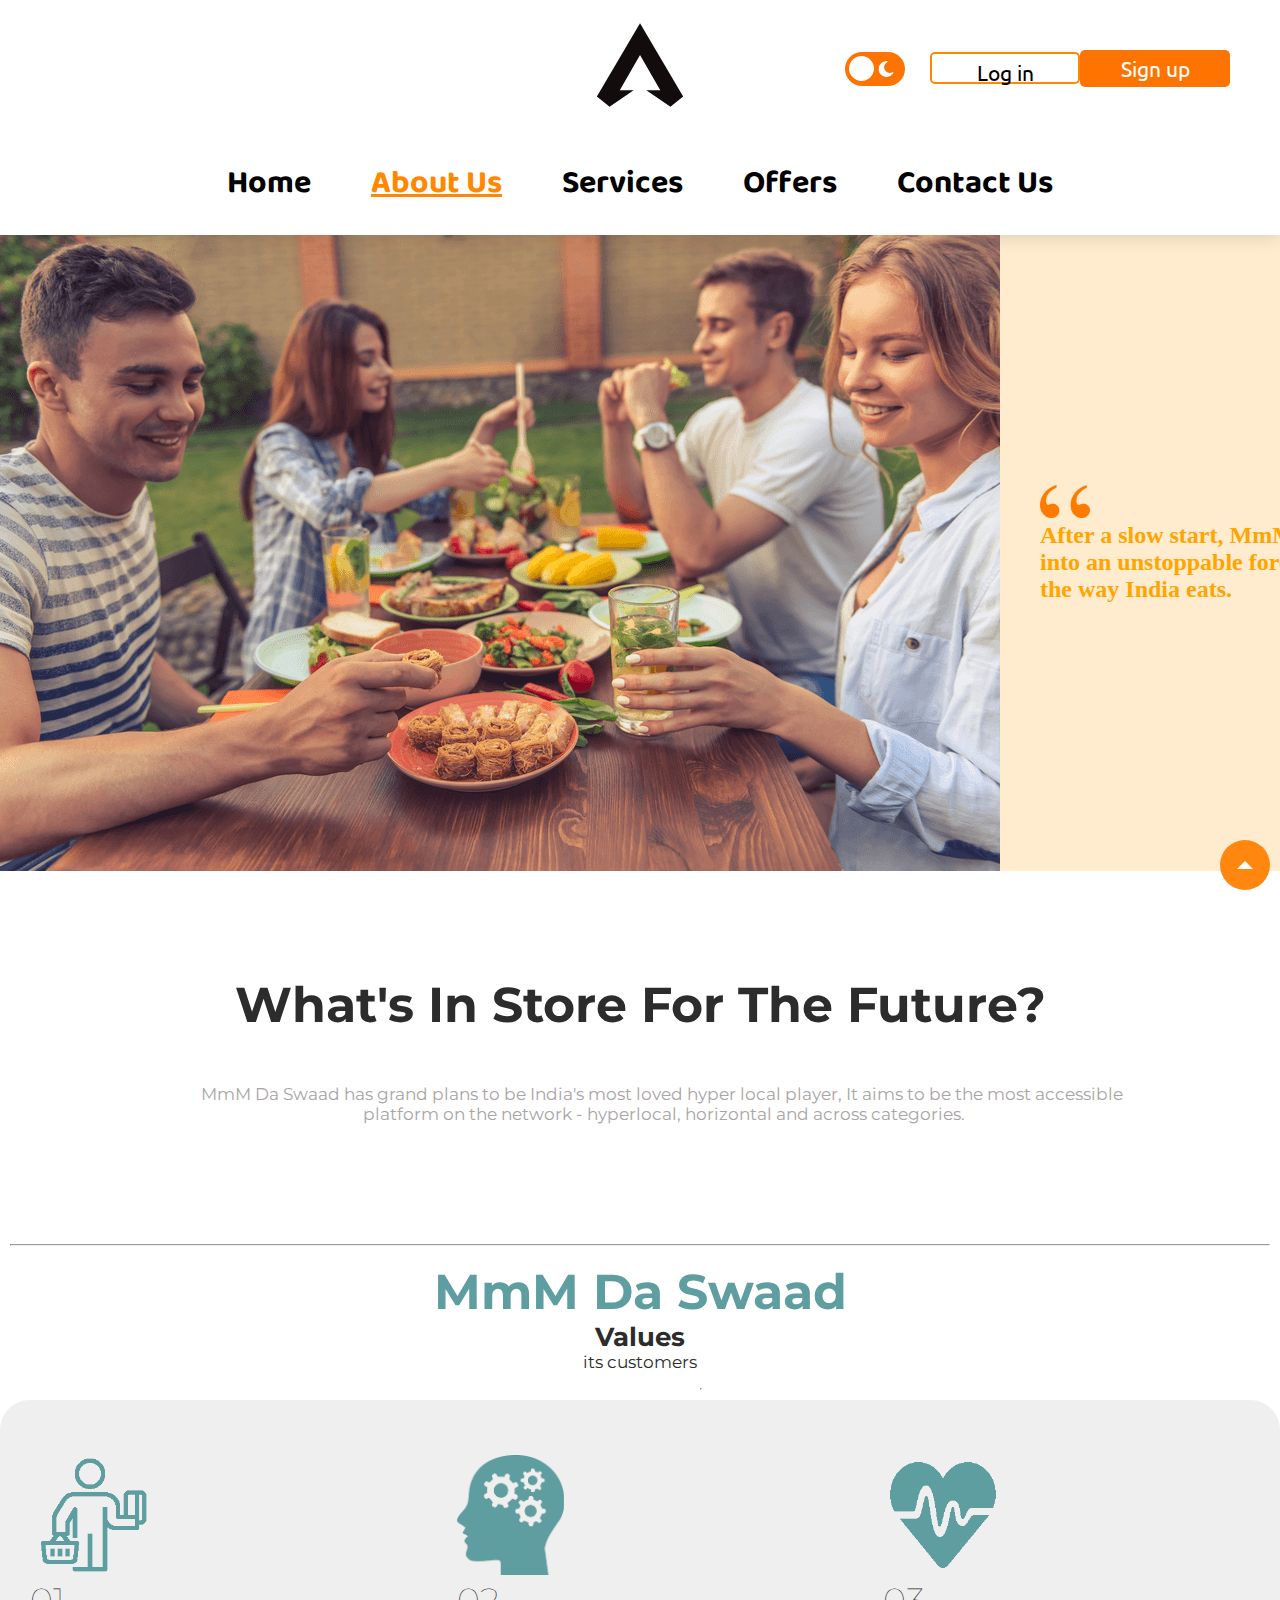
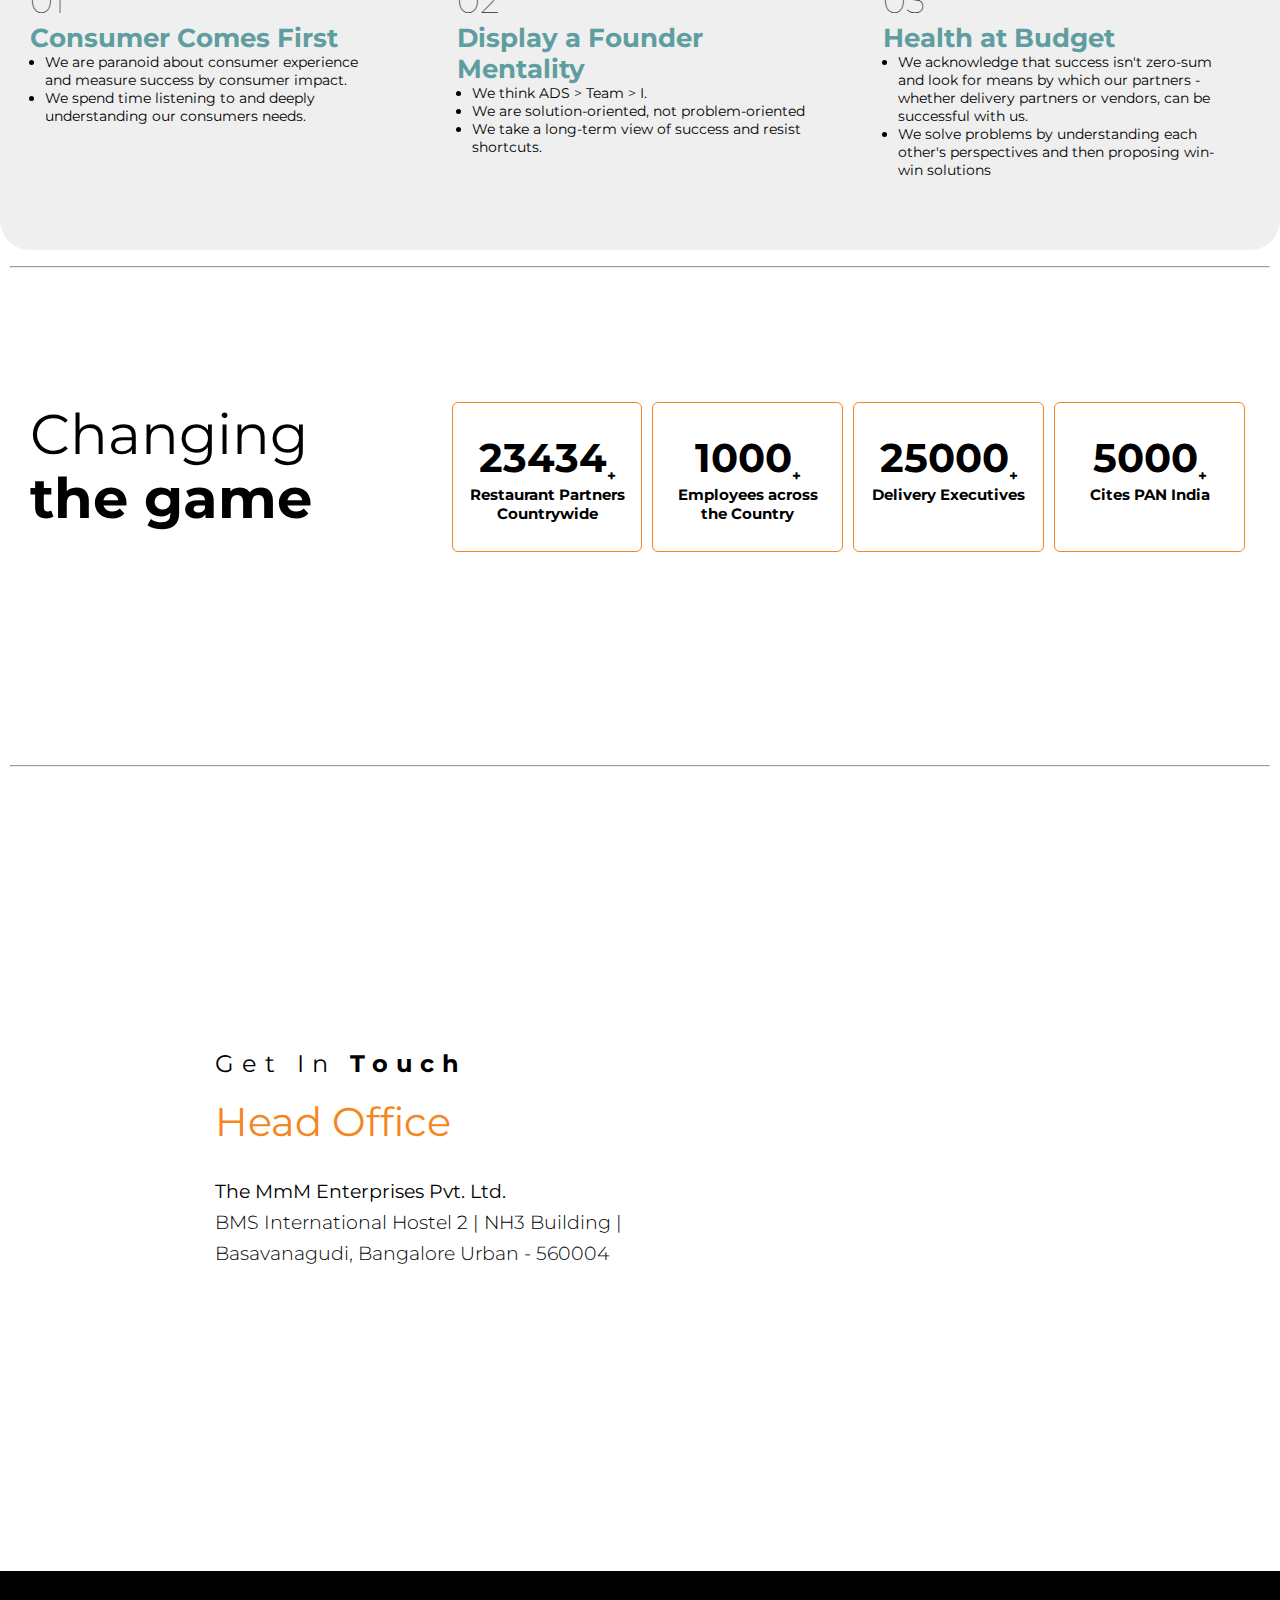
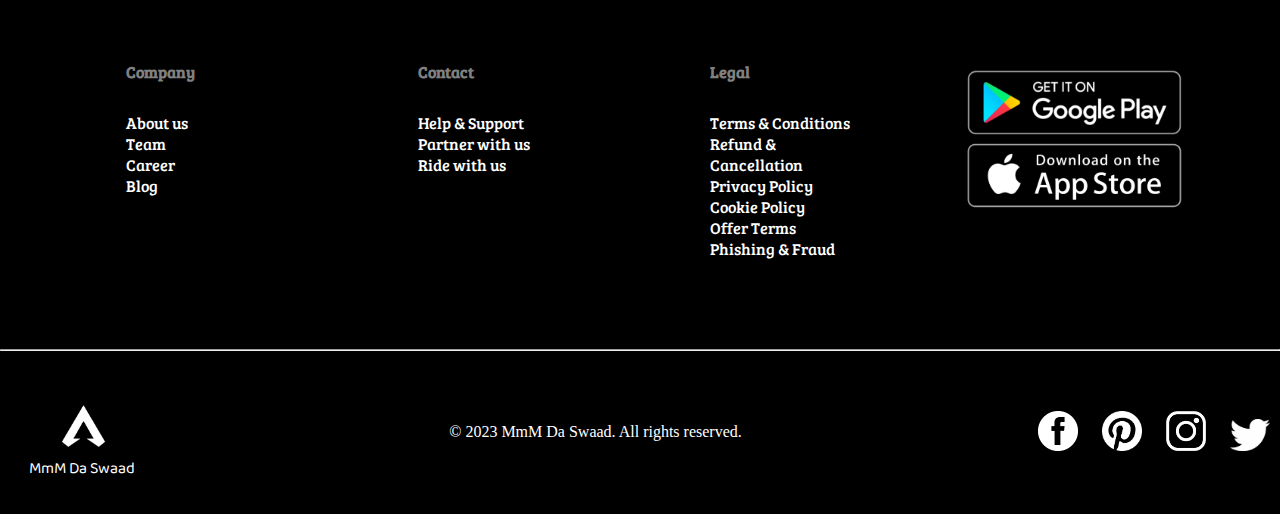
<file: about.html>
<!DOCTYPE html>
<html lang="en">

<head>
    <link rel="shortcut icon" href="images/ap.svg" type="image/x-icon">
    <title>MmM Da Swaad | Mmm... aa-gaye-swaad.com</title>
    <link rel="stylesheet" href="css/about.css">
    <link rel="stylesheet" media="screen and (max-width: 1400px)" href="css/phone.css">
    <link rel="preconnect" href="https://fonts.googleapis.com">
    <link rel="preconnect" href="https://fonts.gstatic.com" crossorigin>
    <link href="https://fonts.googleapis.com/css2?family=Baloo+Bhaijaan+2:wght@400;800&family=Bree+Serif&family=Ubuntu:wght@300;700&display=swap" rel="stylesheet">

    <link rel="preconnect" href="https://fonts.googleapis.com">
    <link rel="preconnect" href="https://fonts.gstatic.com" crossorigin>
    <link href="https://fonts.googleapis.com/css2?family=Montserrat:wght@400;500&display=swap" rel="stylesheet">
</head>

<body>

    <!-- Navbar section -->
    <nav id="navbar">

        <div id="logo">
            <a href="index.html">
                <img src="images/ap.svg" alt="aa-gaye-swaad.com ">
            </a>
        </div>
        <ul>
            <li class="item"><a href="index.html">Home</a></li>
            <li class="item"><a href="about.html" class="active">About Us</a></li>
            <li class="item"><a href="services.html">Services</a></li>
            <li class="item"><a href="offers.html">Offers</a></li>
            <li class="item"><a href="contact.html">Contact Us</a></li>
        </ul>

        <div class="aside">
            <input type="checkbox" class="checkbox" id="chk">

            <label for="chk" class="label">
                <img src="images/s.png" alt="" height="24px" id="sun">
                <img src="images/m.png" alt="" height="18px" id="moon">
                <i class='fas fa-moon'></i>
                <i class='fas fa-sun'></i>
                <div class="ball"></div>

            </label>

            <div class="login" id="sidebar">
                <h1>
                    Login
                </h1>


                <form action="">

                    <a href="javascript:void(0)" class="closebtn" onclick="closeNav()">

                        <img src="images/close.png" alt="" width="25px">

                    </a>


                    <input type="tel" name="pnum" id="pnum">

                    <label for="pnum" class="phnum" id="num">Phone number</label>

                    <br>

                    <button class="btn1" id="locate" onclick="chkPhone()">LOGIN</button>

                </form>
                <p>
                    By clicking on Login, I accept the Terms & Conditions & Privacy Policy
                </p>
            </div>


            <div class="signup" id="sidebar2">
                <h1>
                    Sign up
                </h1>

                <form action="">

                    <a href="javascript:void(0)" class="closebtn" onclick="closeNav2()">

                        <img src="images/close.png" alt="" width="25px">

                    </a>


                    <input type="tel" name="pnum" id="pnum1">

                    <label for="pnum" class="phnum" id="num">Phone number</label>

                    <input type="text" name="name" id="name">

                    <label for="name" class="username" id="uname">Name</label>


                    <input type="text" name="email" id="emailid">

                    <label for="email" class="uemail" id="useremail">Email</label>


                    <input type="password" name="pass" id="pass">

                    <label for="pass" class="upass" id="userpass">Password</label>

                    <br>

                    <button class="btn1" id="locate1" onclick="chkEmail();">CONTINUE</button>

                </form>
                <p>
                    By clicking on Login, I accept the Terms & Conditions & Privacy Policy
                </p>
            </div>


            <span onclick="openNav()">
                <button class="btn1" id="log">Log in</button>
            </span>

            <span onclick="openNav2()">
                <button class="btn" id="sign">Sign up</button>
            </span>

        </div>


    </nav>

    <!-- Top Section -->
    <div class="top">

        <!-- Top Section Left -->
        <div class="top-left">
            <img src="images/dinner.png" alt="">
        </div>

        <!-- Top Section right -->

        <div class="top-right">
            <div class="top-right-inside">
                <img src="images/comma.png" alt=""><br>
                <h2>
                    After a slow start, MmM Da Swaad snowballed into an unstoppable force that is now changing the way India eats.
                </h2>
            </div>
        </div>

    </div>

    <!-- Second Section -->
    <div class="second">
        <h1> What's In Store For The Future?</h1>
        <p>
            <pre>
            MmM Da Swaad has grand plans to be India's most loved hyper local player, It aims to be the most accessible 
            platform on the network - hyperlocal, horizontal and across categories.
        </pre>
        </p>
        <hr class="hr">
    </div>


    <!-- Third Section -->
    <div class="third">

        <h1>
            MmM Da Swaad
        </h1>
        <h3>
            Values
        </h3>
        <p>its customers</p>

        <hr>
        <div class="rows">
            <div class="card">

                <img src="images/consumer.png" alt="">
                <h2>01</h2>
                <h3>Consumer Comes First</h3>

                <ul>
                    <li>We are paranoid about consumer experience and measure success by consumer impact.</li>
                    <li>We spend time listening to and deeply understanding our consumers needs.</li>
                </ul>

            </div>

            <div class="card">

                <img src="images/thinking.png" alt="">
                <h2>02</h2>
                <h3>Display a Founder Mentality</h3>

                <ul>
                    <li>We think ADS > Team > I.</li>
                    <li>We are solution-oriented, not problem-oriented</li>
                    <li>We take a long-term view of success and resist shortcuts.</li>
                </ul>

            </div>

            <div class="card">

                <img src="images/healthy.png" alt="">
                <h2>03</h2>
                <h3>Health at Budget</h3>

                <ul>
                    <li>We acknowledge that success isn't zero-sum and look for means by which our partners - whether delivery partners or vendors, can be successful with us.</li>
                    <li>We solve problems by understanding each other's perspectives and then proposing win-win solutions
                    </li>
                </ul>

            </div>
        </div>
    </div>

    <hr class="hr">

    <!-- Fourth Section -->
    <div class="fourth">

        <div class="container">

            <div class="left">
                <h1>
                    Changing

                    <br>

                    <strong>the game</strong>
                </h1>
            </div>

            <div class="right">
                <div class="card">

                    <h2>23434<sub>+</sub></h2>
                    <h3>Restaurant Partners Countrywide</h3>

                </div>
                <div class="card">

                    <h2>1000<sub>+</sub></h2>
                    <h3>Employees across the Country</h3>

                </div>
                <div class="card">

                    <h2>25000<sub>+</sub></h2>
                    <h3>Delivery Executives</h3>

                </div>
                <div class="card">

                    <h2>5000<sub>+</sub></h2>
                    <h3>Cites PAN India</h3>

                </div>
            </div>
        </div>
    </div>

    <hr class="hr">

    <!-- Map section -->
    <div class="fifth">
        <div class="inner">
            <div class="left">
                <h4>Get In <b>Touch</b></h4>

                <h2>Head Office</h2>
                <p>
                    <b>The MmM Enterprises Pvt. Ltd.</b>
                    <br> BMS International Hostel 2 | NH3 Building | Basavanagudi, Bangalore Urban - 560004

                </p>
            </div>

            <div class="right">
                <iframe src="https://www.google.com/maps/embed?pb=!1m18!1m12!1m3!1d972.1248071100899!2d77.5642123292254!3d12.939874906478078!2m3!1f0!2f0!3f0!3m2!1i1024!2i768!4f13.1!3m3!1m2!1s0x3bae158a549e0235%3A0xeec59b1cef91cd6f!2sBms%20College%20Of%20Engineering%20Boy&#39;s%20Hostel%20Block-2%2C%201st%20Cross%20Rd%2C%20Mount%20Joy%20Extension%2C%20Hanumanthnagar%2C%20Basavanagudi%2C%20Bengaluru%2C%20Karnataka%20560019!5e0!3m2!1sen!2sin!4v1643906696504!5m2!1sen!2sin"
                    width="600" height="450" style="border:0;" allowfullscreen="" loading="lazy"></iframe>
            </div>
        </div>
    </div>

    <!-- Footer Section -->
    <section class="contact-container">

        <div id="contact">

            <div class="company_">

                <h4>Company</h4>

                <ul id="company">

                    <li><a href="about.html">About us</a></li>
                    <li><a href="#">Team</a></li>
                    <li><a href="#">Career</a></li>
                    <li><a href="#">Blog</a></li>

                </ul>

            </div>

            <div class="info_">

                <h4>Contact</h4>

                <ul id="info_">

                    <li><a href="#">Help & Support</a></li>
                    <li><a href="#">Partner with us</a></li>
                    <li><a href="#">Ride with us</a></li>

                </ul>

            </div>

            <div class="legal_">

                <h4>Legal</h4>

                <ul id="legal_">

                    <li><a href="#">Terms & Conditions</a></li>
                    <li><a href="#">Refund & Cancellation</a></li>
                    <li><a href="#">Privacy Policy</a></li>
                    <li><a href="#">Cookie Policy</a></li>
                    <li><a href="#">Offer Terms</a></li>
                    <li><a href="#">Phishing & Fraud</a></li>

                </ul>

            </div>

            <div class="down_">

                <img src="images/download/down.png" alt="">
                <!-- <img src="images/download/astore.png" alt=""> -->

            </div>

        </div>


    </section>

    <hr>

    <section class="copyright">


        <div class="logo">

            <img src="images/apwhite.png" alt=""> MmM Da Swaad

        </div>

        <div id="legal">

            &copy; 2023 MmM Da Swaad. All rights reserved.

        </div>

        <div class="social">

            <a href="https://www.facebook.com"><img src="images/social/fb1.png" alt=""></a>

            <a href="https://www.pinterest.com"><img src="images/social/pint.png" alt=""></a>

            <a href="https://www.instagram.com"><img src="images/social/insta.png" alt=""></a>

            <a href="https://www.twitter.com"><img src="images/social/twitter.png" alt=""></a>

        </div>

    </section>

    <a href="#" id="scroll">
        <span></span>
    </a>

    <script src="js/script.js"></script>

</body>

</html>
</file>
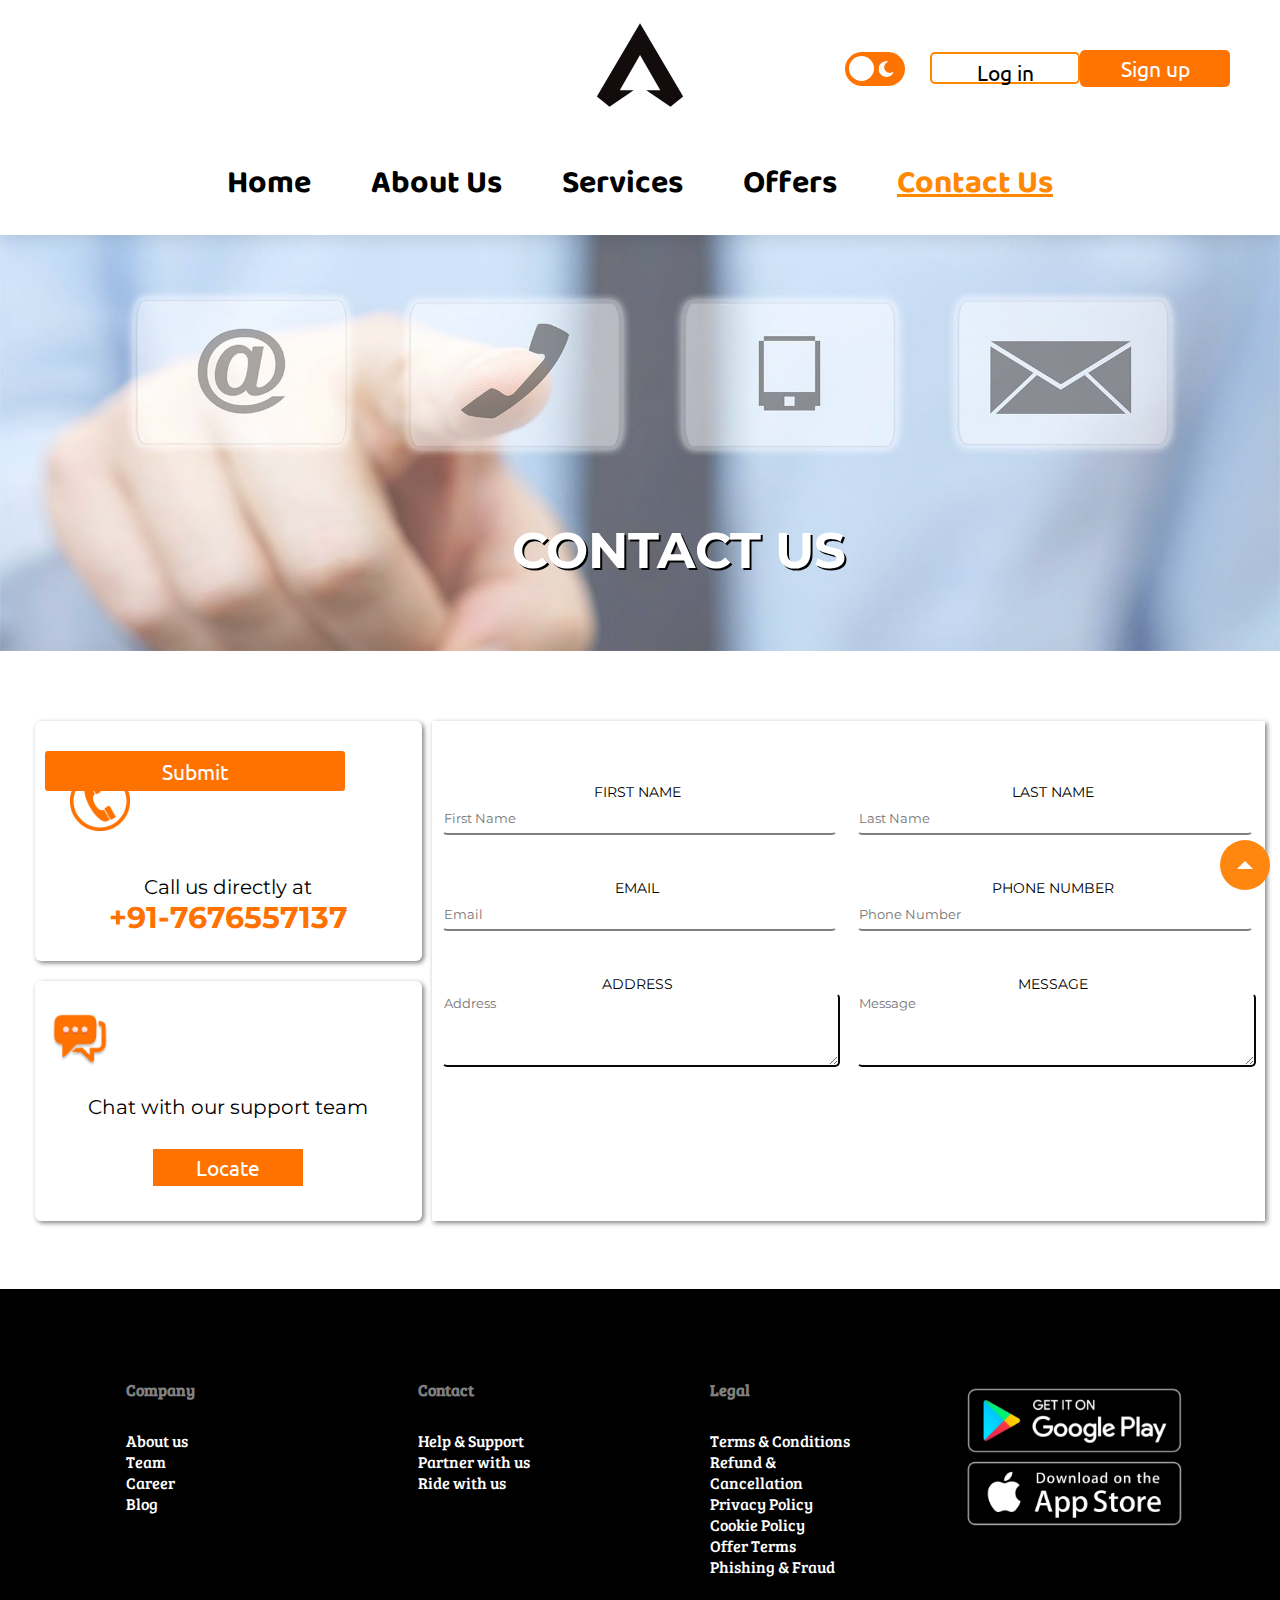
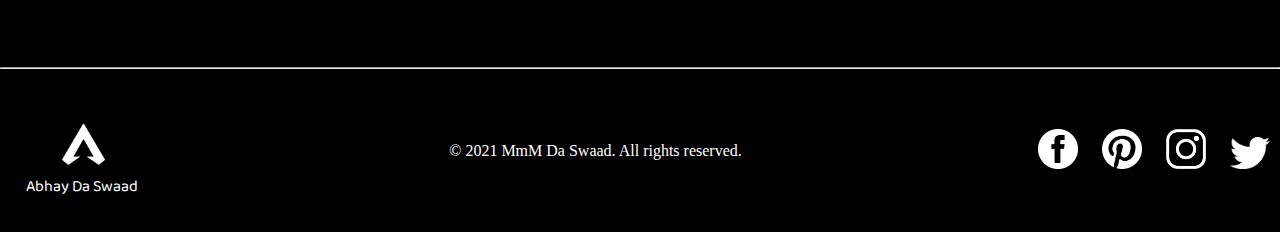
<file: contact.html>
<!DOCTYPE html>
<html lang="en">

<head>
    <link rel="shortcut icon" href="images/apex-legends-symbol/apex-legends-symbol.svg" type="image/x-icon">
    <title>MmM Da Swaad | aa-gaye-swaad.com</title>
    <link rel="stylesheet" href="css/contact.css">
    <link rel="stylesheet" media="screen and (max-width: 1400px)" href="css/phone.css">
    <link rel="preconnect" href="https://fonts.googleapis.com">
    <link rel="preconnect" href="https://fonts.gstatic.com" crossorigin>
    <link
        href="https://fonts.googleapis.com/css2?family=Baloo+Bhaijaan+2:wght@400;800&family=Bree+Serif&family=Ubuntu:wght@300;700&display=swap"
        rel="stylesheet">
    <link href="https://fonts.googleapis.com/css2?family=Montserrat:wght@400;500&display=swap" rel="stylesheet">
</head>

<body>

    <!-- Navbar section -->
    <nav id="navbar">

        <div id="logo">
            <a href="index.html">
                <img src="images/apex-legends-symbol/apex-legends-symbol.svg" alt="aa-gaye-swaad.com ">
            </a>
        </div>

        <ul>
            <li class="item"><a href="index.html">Home</a></li>
            <li class="item"><a href="about.html">About Us</a></li>
            <li class="item"><a href="services.html">Services</a></li>
            <li class="item"><a href="offers.html">Offers</a></li>
            <li class="item"><a href="contact.html" class="active">Contact Us</a></li>
        </ul>

        <div class="aside">
            <input type="checkbox" class="checkbox" id="chk">

            <label for="chk" class="label">
                <img src="images/s.png" alt="" height="24px" id="sun">
                <img src="images/m.png" alt="" height="18px" id="moon">
                <i class='fas fa-moon'></i>
                <i class='fas fa-sun'></i>
                <div class="ball"></div>

            </label>

            <div class="login" id="sidebar">
                <h1>
                    Login
                </h1>


                <form action="">

                    <a href="javascript:void(0)" class="closebtn" onclick="closeNav()">

                        <img src="images/close.png" alt="" width="25px">

                    </a>


                    <input type="tel" name="pnum" id="pnum">

                    <label for="pnum" class="phnum" id="num">Phone number</label>

                    <br>

                    <button class="btn1" id="locate">LOGIN</button>

                </form>
                <p>
                    By clicking on Login, I accept the Terms & Conditions & Privacy Policy
                </p>
            </div>


            <div class="signup" id="sidebar2">
                <h1>
                    Sign up
                </h1>

                <form action="">

                    <a href="javascript:void(0)" class="closebtn" onclick="closeNav2()">

                        <img src="images/close.png" alt="" width="25px">

                    </a>


                    <input type="tel" name="pnum" id="pnum">

                    <label for="pnum" class="phnum" id="num">Phone number</label>

                    <input type="text" name="name" id="name">

                    <label for="name" class="username" id="uname">Name</label>


                    <input type="text" name="email" id="email">

                    <label for="email" class="uemail" id="useremail">Email</label>


                    <input type="password" name="pass" id="pass">

                    <label for="pass" class="upass" id="userpass">Password</label>

                    <br>

                    <button class="btn1" id="locate">CONTINUE</button>

                </form>
                <p>
                    By clicking on Login, I accept the Terms & Conditions & Privacy Policy
                </p>
            </div>


            <span onclick="openNav()">
                <button class="button1" id="log">Log in</button>
            </span>

            <span onclick="openNav2()">
                <button class="button" id="sign">Sign up</button>
            </span>

        </div>
    </nav>

    <!-- Form Section -->
    <div class="full">
        <div class="upper">
            <img src="images/3124518.jpeg" alt="">;
            <h1>CONTACT US</h1>
        </div>

        <div class="lower">
            <div class="left">

                <div class="up">
                    <img src="images/phone.png" alt="">
                    <br>
                    Call us directly at
                    <br>
                    <b>+91-7676557137</b>
                </div>

                <div class="down">
                    <img src="images/chat.png" alt="">
                    <br>
                    Chat with our support team
                    <br>

                    <button class="btn" id="locate">Locate</button>
                </div>
            </div>

            <div class="right">
                <form action="">
                    <div class="form">
                        <label for="fname">FIRST NAME</label>
                        <br>
                        <input type="text" placeholder="First Name" id="fname" class="textbox">
                    </div>

                    <div class="form">
                        <label for="lname">LAST NAME</label>
                        <br>
                        <input type="text" placeholder="Last Name" id="lname" class="textbox">

                    </div>

                    <div class="form">
                        <label for="email">EMAIL</label>
                        <br>
                        <input type="text" placeholder="Email" id="email" class="textbox">
                    </div>

                    <div class="form">
                        <label for="num">PHONE NUMBER</label>
                        <br>
                        <input type="number" placeholder="Phone Number" id="num" class="textbox">
                    </div>

                    <div class="form">
                        <label for="add">ADDRESS</label>
                        <br>
                        <textarea placeholder="Address" id="add" class="textbox"></textarea>
                    </div>

                    <div class="form">
                        <label for="msg">MESSAGE</label>
                        <br>
                        <textarea placeholder="Message" id="msg" class="textbox"></textarea>
                    </div>

                </form>
                <br>


            </div>
            <button class="btn1" id="locate">Submit</button>
        </div>
    </div>

    <!-- Footer Section -->
    <section class="contact-container">

        <div id="contact">

            <div class="company_">

                <h4>Company</h4>

                <ul id="company">

                    <li><a href="about.html">About us</a></li>
                    <li><a href="#">Team</a></li>
                    <li><a href="#">Career</a></li>
                    <li><a href="#">Blog</a></li>

                </ul>

            </div>

            <div class="info_">

                <h4>Contact</h4>

                <ul id="info_">

                    <li><a href="#">Help & Support</a></li>
                    <li><a href="#">Partner with us</a></li>
                    <li><a href="#">Ride with us</a></li>

                </ul>

            </div>

            <div class="legal_">

                <h4>Legal</h4>

                <ul id="legal_">

                    <li><a href="#">Terms & Conditions</a></li>
                    <li><a href="#">Refund & Cancellation</a></li>
                    <li><a href="#">Privacy Policy</a></li>
                    <li><a href="#">Cookie Policy</a></li>
                    <li><a href="#">Offer Terms</a></li>
                    <li><a href="#">Phishing & Fraud</a></li>

                </ul>

            </div>

            <div class="down_">

                <img src="images/download/down.png" alt="">
                <!-- <img src="images/download/astore.png" alt=""> -->

            </div>

        </div>


    </section>

    <hr>

    <section class="copyright">


        <div class="logo">

            <img src="images/apex-legends-symbol/apex-legends-symbol-white.png" alt="">

            Abhay Da Swaad

        </div>

        <div id="legal">

            &copy; 2021 MmM Da Swaad. All rights reserved.

        </div>

        <div class="social">

            <a href="https://www.facebook.com"><img src="images/social/fb1.png" alt=""></a>

            <a href="https://www.pinterest.com"><img src="images/social/pint.png" alt=""></a>

            <a href="https://www.instagram.com"><img src="images/social/insta.png" alt=""></a>

            <a href="https://www.twitter.com"><img src="images/social/twitter.png" alt=""></a>

        </div>

    </section>

    <a href="#" id="scroll">
        <span></span>
    </a>

    <script src="js/script.js"></script>

</body>

</html>
</file>
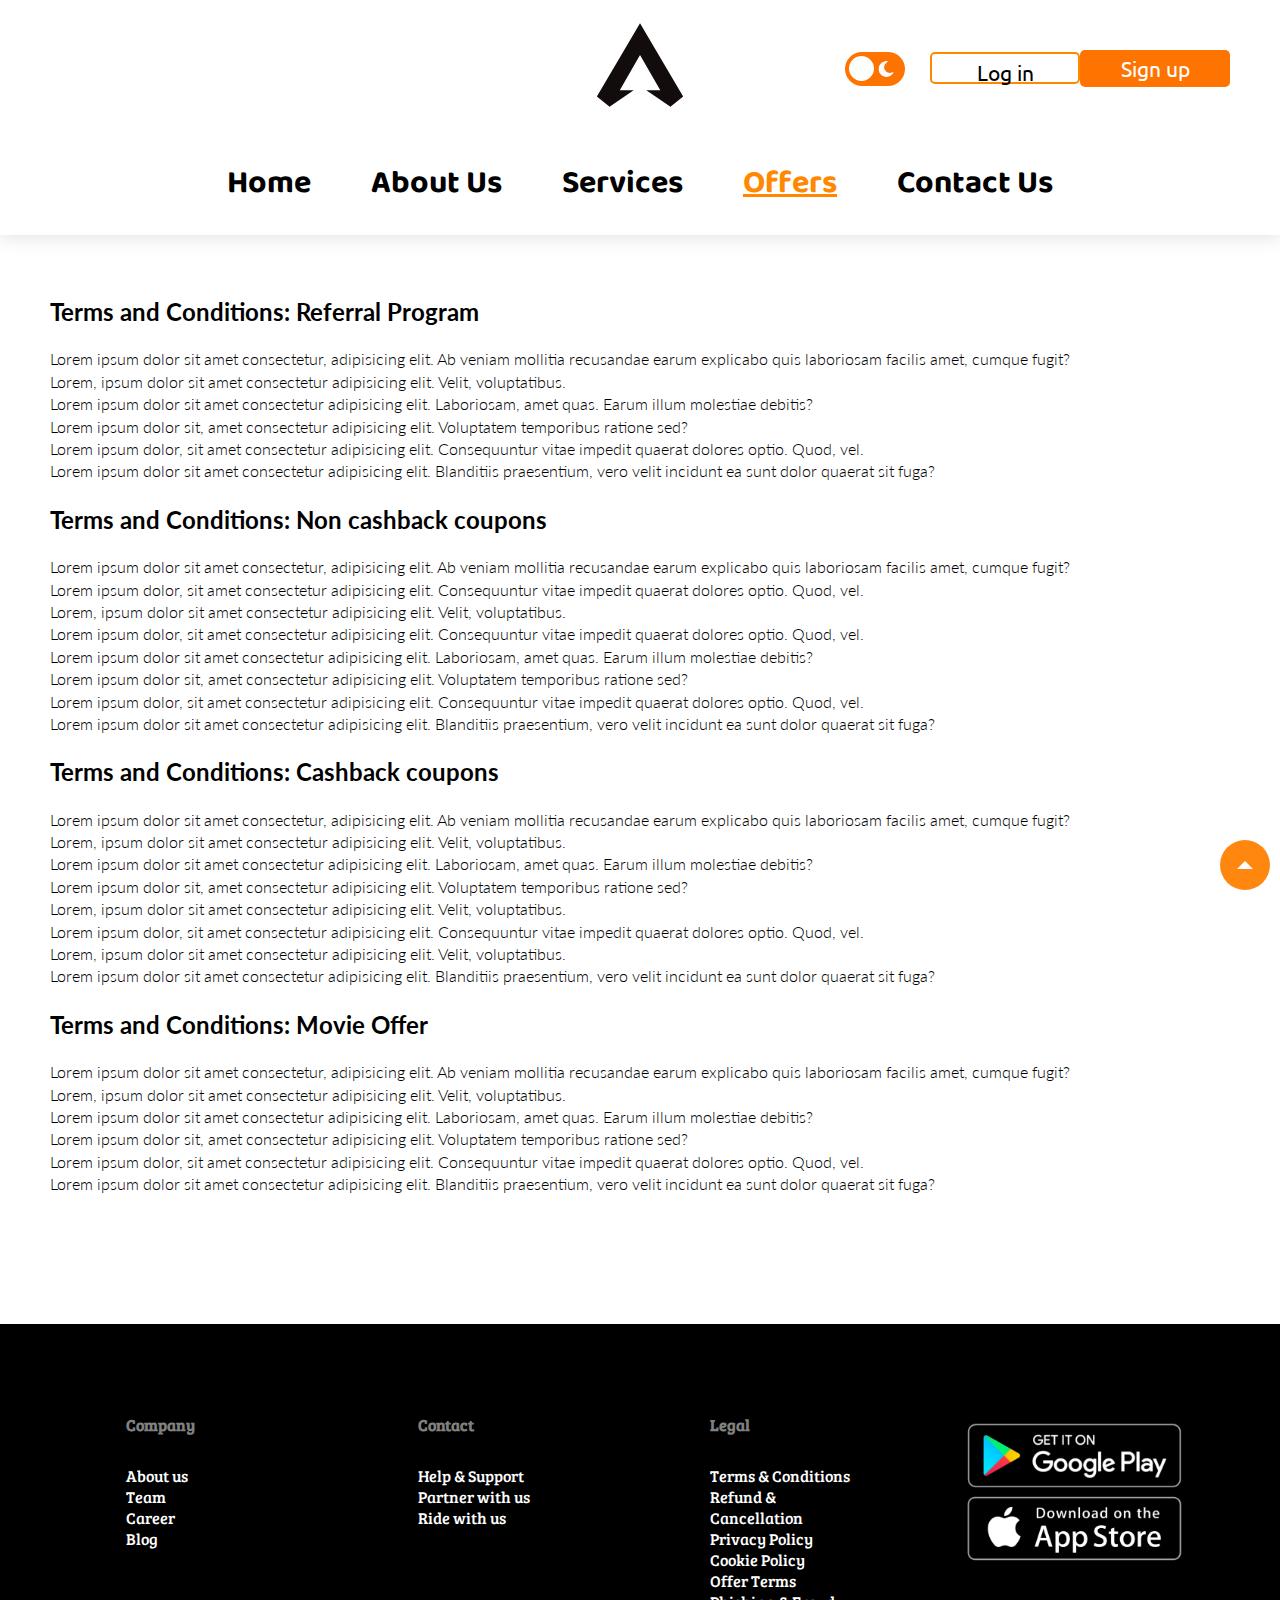
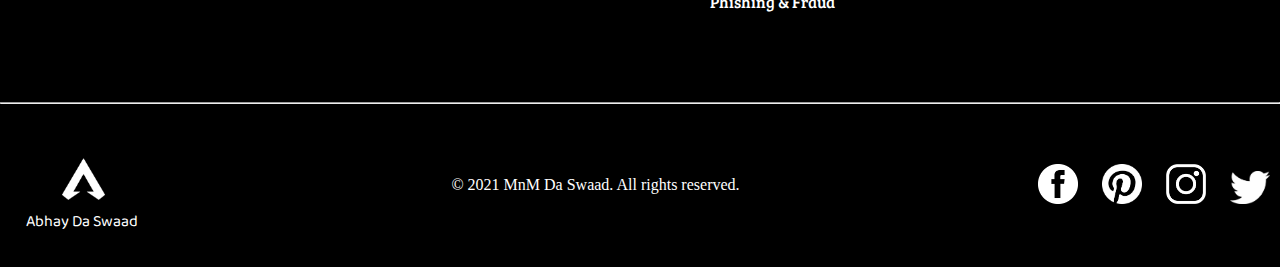
<file: offers.html>
<!DOCTYPE html>
<html lang="en">

<head>
    <link rel="shortcut icon" href="images/ap.svg" type="image/x-icon">
    <title>MnM Da Swaad | aa-gaye-swaad.com</title>
    <link rel="stylesheet" href="css/offers.css">
    <link rel="stylesheet" media="screen and (max-width: 1400px)" href="css/phone.css">
    <link rel="preconnect" href="https://fonts.googleapis.com">
    <link rel="preconnect" href="https://fonts.gstatic.com" crossorigin>
    <link href="https://fonts.googleapis.com/css2?family=Baloo+Bhaijaan+2:wght@400;800&family=Bree+Serif&family=Ubuntu:wght@300;700&display=swap" rel="stylesheet">
    <link href="https://fonts.googleapis.com/css2?family=Montserrat:wght@400;500&display=swap" rel="stylesheet">

    <link rel="preconnect" href="https://fonts.googleapis.com">
    <link rel="preconnect" href="https://fonts.gstatic.com" crossorigin>
    <link href="https://fonts.googleapis.com/css2?family=Lato:wght@300;700&display=swap" rel="stylesheet">
</head>

<body>

    <!-- Navbar section -->
    <nav id="navbar">

        <div id="logo">
            <a href="index.html">
                <img src="images/ap.svg" alt="aa-gaye-swaad.com ">
            </a>
        </div>

        <ul>
            <li class="item"><a href="index.html">Home</a></li>
            <li class="item"><a href="about.html">About Us</a></li>
            <li class="item"><a href="services.html">Services</a></li>
            <li class="item"><a href="offers.html" class="active">Offers</a></li>
            <li class="item"><a href="contact.php">Contact Us</a></li>
        </ul>

        <div class="aside">
            <input type="checkbox" class="checkbox" id="chk">

            <label for="chk" class="label">
                <img src="images/s.png" alt="" height="24px" id="sun">
                <img src="images/m.png" alt="" height="18px" id="moon">
                <i class='fas fa-moon'></i>
                <i class='fas fa-sun'></i>
                <div class="ball"></div>

            </label>

            <div class="login" id="sidebar">
                <h1>
                    Login
                </h1>


                <form action="">

                    <a href="javascript:void(0)" class="closebtn" onclick="closeNav()">

                        <img src="images/close.png" alt="" width="25px">

                    </a>


                    <input type="tel" name="pnum" id="pnum">

                    <label for="pnum" class="phnum" id="num">Phone number</label>

                    <br>

                    <button class="btn1" id="locate" onclick="chkPhone()">LOGIN</button>

                </form>
                <p>
                    By clicking on Login, I accept the Terms & Conditions & Privacy Policy
                </p>
            </div>


            <div class="signup" id="sidebar2">
                <h1>
                    Sign up
                </h1>

                <form action="">

                    <a href="javascript:void(0)" class="closebtn" onclick="closeNav2()">

                        <img src="images/close.png" alt="" width="25px">

                    </a>


                    <input type="tel" name="pnum" id="pnum1">

                    <label for="pnum" class="phnum" id="num">Phone number</label>

                    <input type="text" name="name" id="name">

                    <label for="name" class="username" id="uname">Name</label>


                    <input type="text" name="email" id="emailid">

                    <label for="email" class="uemail" id="useremail">Email</label>


                    <input type="password" name="pass" id="pass">

                    <label for="pass" class="upass" id="userpass">Password</label>

                    <br>

                    <button class="btn1" id="locate1" onclick="chkEmail();">CONTINUE</button>

                </form>
                <p>
                    By clicking on Login, I accept the Terms & Conditions & Privacy Policy
                </p>
            </div>


            <span onclick="openNav()">
                <button class="btn1" id="log">Log in</button>
            </span>

            <span onclick="openNav2()">
                <button class="btn" id="sign">Sign up</button>
            </span>

        </div>
    </nav>



    <!-- Main Section -->
    <div class="main">

        <h1>Terms and Conditions: Referral Program</h1>
        <p>
            Lorem ipsum dolor sit amet consectetur, adipisicing elit. Ab veniam mollitia recusandae earum explicabo quis laboriosam facilis amet, cumque fugit?
            <br> Lorem, ipsum dolor sit amet consectetur adipisicing elit. Velit, voluptatibus.
            <br> Lorem ipsum dolor sit amet consectetur adipisicing elit. Laboriosam, amet quas. Earum illum molestiae debitis?
            <br> Lorem ipsum dolor sit, amet consectetur adipisicing elit. Voluptatem temporibus ratione sed?
            <br> Lorem ipsum dolor, sit amet consectetur adipisicing elit. Consequuntur vitae impedit quaerat dolores optio. Quod, vel.
            <br> Lorem ipsum dolor sit amet consectetur adipisicing elit. Blanditiis praesentium, vero velit incidunt ea sunt dolor quaerat sit fuga?
        </p>

        <h1>Terms and Conditions: Non cashback coupons</h1>
        <p>
            Lorem ipsum dolor sit amet consectetur, adipisicing elit. Ab veniam mollitia recusandae earum explicabo quis laboriosam facilis amet, cumque fugit?
            <br> Lorem ipsum dolor, sit amet consectetur adipisicing elit. Consequuntur vitae impedit quaerat dolores optio. Quod, vel.
            <br> Lorem, ipsum dolor sit amet consectetur adipisicing elit. Velit, voluptatibus.
            <br> Lorem ipsum dolor, sit amet consectetur adipisicing elit. Consequuntur vitae impedit quaerat dolores optio. Quod, vel.
            <br> Lorem ipsum dolor sit amet consectetur adipisicing elit. Laboriosam, amet quas. Earum illum molestiae debitis?
            <br> Lorem ipsum dolor sit, amet consectetur adipisicing elit. Voluptatem temporibus ratione sed?
            <br> Lorem ipsum dolor, sit amet consectetur adipisicing elit. Consequuntur vitae impedit quaerat dolores optio. Quod, vel.
            <br> Lorem ipsum dolor sit amet consectetur adipisicing elit. Blanditiis praesentium, vero velit incidunt ea sunt dolor quaerat sit fuga?
        </p>

        <h1>Terms and Conditions: Cashback coupons</h1>
        <p>
            Lorem ipsum dolor sit amet consectetur, adipisicing elit. Ab veniam mollitia recusandae earum explicabo quis laboriosam facilis amet, cumque fugit?
            <br> Lorem, ipsum dolor sit amet consectetur adipisicing elit. Velit, voluptatibus.
            <br> Lorem ipsum dolor sit amet consectetur adipisicing elit. Laboriosam, amet quas. Earum illum molestiae debitis?
            <br> Lorem ipsum dolor sit, amet consectetur adipisicing elit. Voluptatem temporibus ratione sed?
            <br> Lorem, ipsum dolor sit amet consectetur adipisicing elit. Velit, voluptatibus.
            <br> Lorem ipsum dolor, sit amet consectetur adipisicing elit. Consequuntur vitae impedit quaerat dolores optio. Quod, vel.
            <br> Lorem, ipsum dolor sit amet consectetur adipisicing elit. Velit, voluptatibus.
            <br> Lorem ipsum dolor sit amet consectetur adipisicing elit. Blanditiis praesentium, vero velit incidunt ea sunt dolor quaerat sit fuga?
        </p>

        <h1>Terms and Conditions: Movie Offer</h1>
        <p>
            Lorem ipsum dolor sit amet consectetur, adipisicing elit. Ab veniam mollitia recusandae earum explicabo quis laboriosam facilis amet, cumque fugit?
            <br> Lorem, ipsum dolor sit amet consectetur adipisicing elit. Velit, voluptatibus.
            <br> Lorem ipsum dolor sit amet consectetur adipisicing elit. Laboriosam, amet quas. Earum illum molestiae debitis?
            <br> Lorem ipsum dolor sit, amet consectetur adipisicing elit. Voluptatem temporibus ratione sed?
            <br> Lorem ipsum dolor, sit amet consectetur adipisicing elit. Consequuntur vitae impedit quaerat dolores optio. Quod, vel.
            <br> Lorem ipsum dolor sit amet consectetur adipisicing elit. Blanditiis praesentium, vero velit incidunt ea sunt dolor quaerat sit fuga?
        </p>

    </div>




    <!-- Footer Section -->
    <section class="contact-container">

        <div id="contact">

            <div class="company_">

                <h4>Company</h4>

                <ul id="company">

                    <li><a href="about.html">About us</a></li>
                    <li><a href="#">Team</a></li>
                    <li><a href="#">Career</a></li>
                    <li><a href="#">Blog</a></li>

                </ul>

            </div>

            <div class="info_">

                <h4>Contact</h4>

                <ul id="info_">

                    <li><a href="#">Help & Support</a></li>
                    <li><a href="#">Partner with us</a></li>
                    <li><a href="#">Ride with us</a></li>

                </ul>

            </div>

            <div class="legal_">

                <h4>Legal</h4>

                <ul id="legal_">

                    <li><a href="#">Terms & Conditions</a></li>
                    <li><a href="#">Refund & Cancellation</a></li>
                    <li><a href="#">Privacy Policy</a></li>
                    <li><a href="#">Cookie Policy</a></li>
                    <li><a href="#">Offer Terms</a></li>
                    <li><a href="#">Phishing & Fraud</a></li>

                </ul>

            </div>

            <div class="down_">

                <img src="images/download/down.png" alt="">
                <!-- <img src="images/download/astore.png" alt=""> -->

            </div>

        </div>


    </section>

    <hr>

    <section class="copyright">


        <div class="logo">

            <img src="images/apwhite.png" alt=""> Abhay Da Swaad

        </div>

        <div id="legal">

            &copy; 2021 MnM Da Swaad. All rights reserved.

        </div>

        <div class="social">

            <a href="https://www.facebook.com"><img src="images/social/fb1.png" alt=""></a>

            <a href="https://www.pinterest.com"><img src="images/social/pint.png" alt=""></a>

            <a href="https://www.instagram.com"><img src="images/social/insta.png" alt=""></a>

            <a href="https://www.twitter.com"><img src="images/social/twitter.png" alt=""></a>

        </div>

    </section>


    <a href="#" id="scroll">
        <span></span>
    </a>

    <script src="js/script.js"></script>

</body>

</html>
</file>
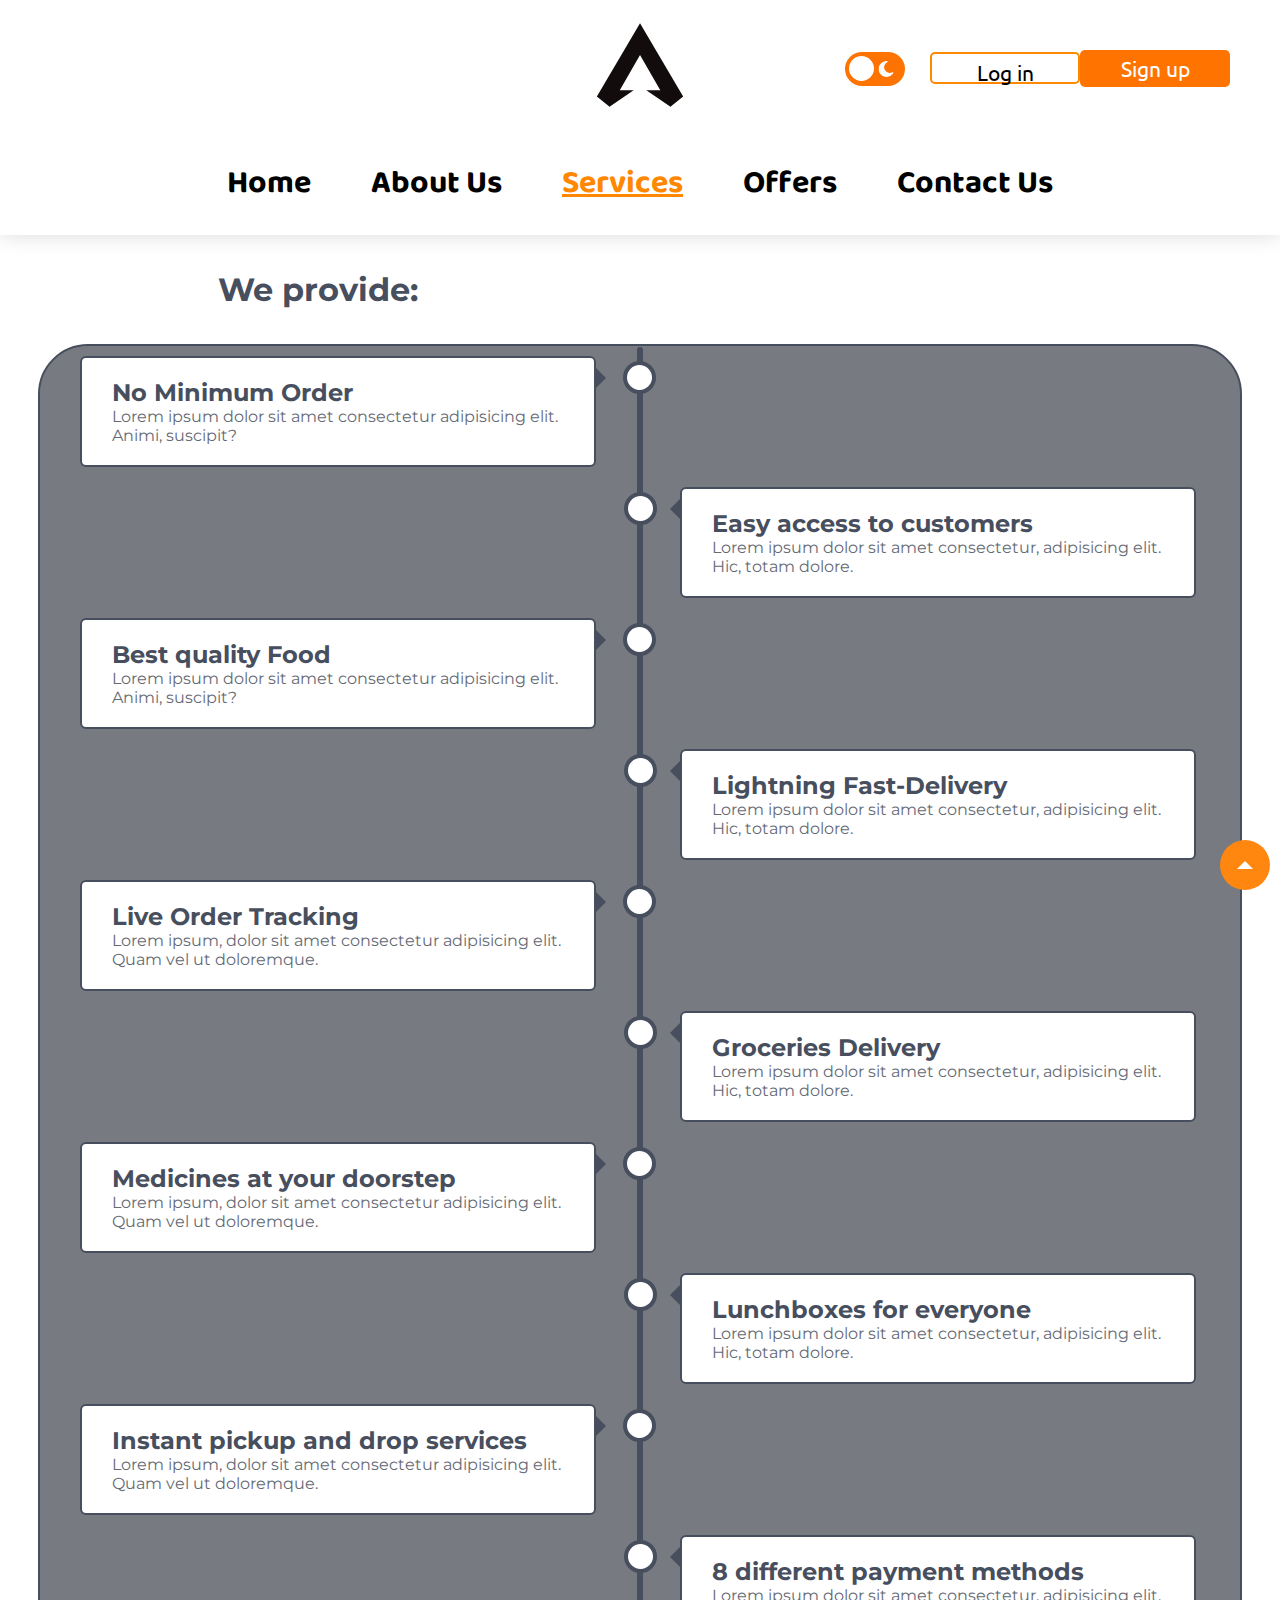
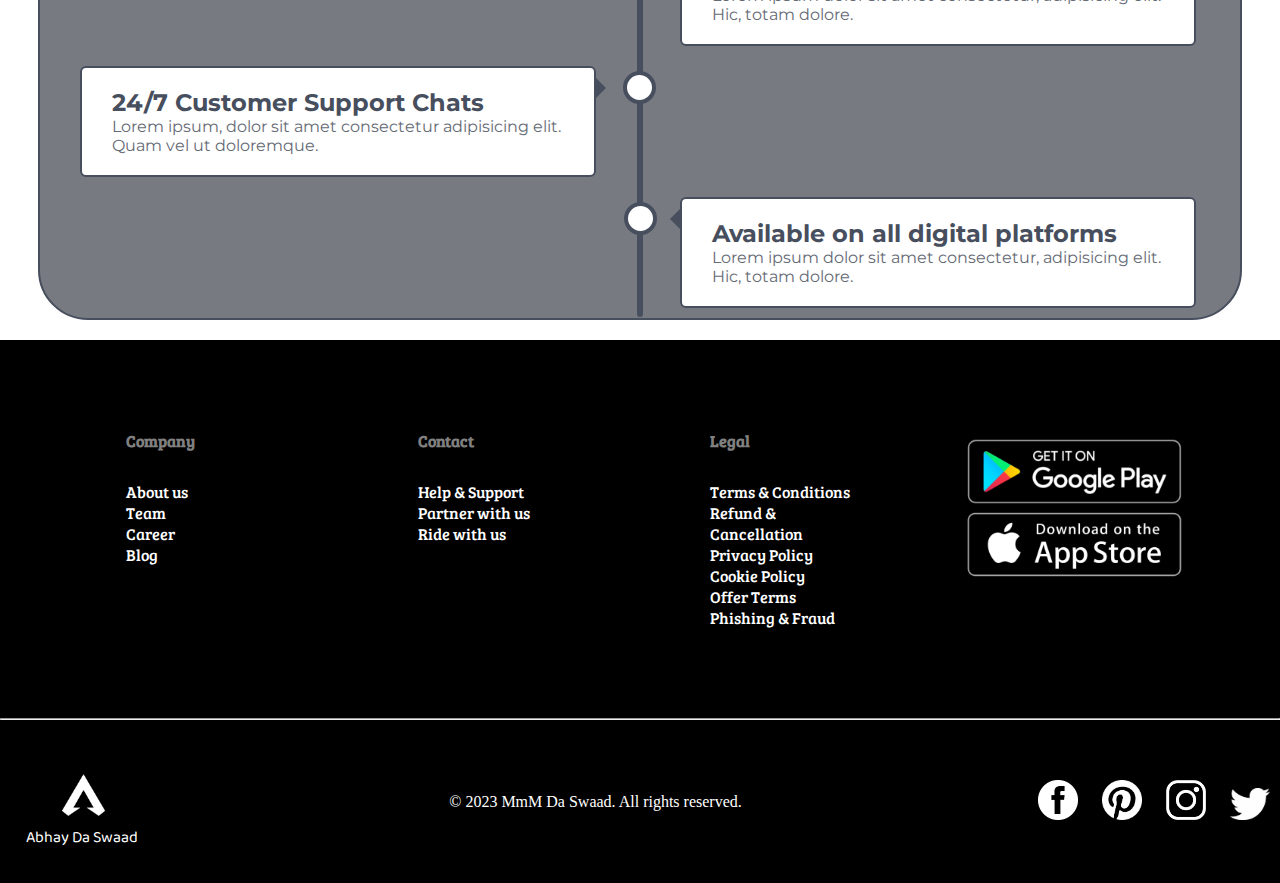
<file: services.html>
<!DOCTYPE html>
<html lang="en">

<head>
    <link rel="shortcut icon" href="images/ap.svg" type="image/x-icon">
    <title>MnM Da Swaad | aa-gaye-swaad.com</title>
    <link rel="stylesheet" href="css/services.css">
    <link rel="stylesheet" media="screen and (max-width: 1400px)" href="css/phone.css">
    <link rel="preconnect" href="https://fonts.googleapis.com">
    <link rel="preconnect" href="https://fonts.gstatic.com" crossorigin>
    <link href="https://fonts.googleapis.com/css2?family=Baloo+Bhaijaan+2:wght@400;800&family=Bree+Serif&family=Ubuntu:wght@300;700&display=swap" rel="stylesheet">
    <link href="https://fonts.googleapis.com/css2?family=Montserrat:wght@400;500&display=swap" rel="stylesheet">
</head>

<body>

    <!-- Navbar section -->
    <nav id="navbar">

        <div id="logo">
            <a href="index.html">
                <img src="images/ap.svg" alt="aa-gaye-swaad.com ">
            </a>
        </div>

        <ul>
            <li class="item"><a href="index.html">Home</a></li>
            <li class="item"><a href="about.html">About Us</a></li>
            <li class="item"><a href="services.html" class="active">Services</a></li>
            <li class="item"><a href="offers.html">Offers</a></li>
            <li class="item"><a href="contact.php">Contact Us</a></li>
        </ul>

        <div class="aside">
            <input type="checkbox" class="checkbox" id="chk">

            <label for="chk" class="label">
                <img src="images/s.png" alt="" height="24px" id="sun">
                <img src="images/m.png" alt="" height="18px" id="moon">
                <i class='fas fa-moon'></i>
                <i class='fas fa-sun'></i>
                <div class="ball"></div>

            </label>

            <div class="login" id="sidebar">
                <h1>
                    Login
                </h1>


                <form action="">

                    <a href="javascript:void(0)" class="closebtn" onclick="closeNav()">

                        <img src="images/close.png" alt="" width="25px">

                    </a>


                    <input type="tel" name="pnum" id="pnum">

                    <label for="pnum" class="phnum" id="num">Phone number</label>

                    <br>

                    <button class="btn1" id="locate" onclick="chkPhone()">LOGIN</button>

                </form>
                <p>
                    By clicking on Login, I accept the Terms & Conditions & Privacy Policy
                </p>
            </div>


            <div class="signup" id="sidebar2">
                <h1>
                    Sign up
                </h1>

                <form action="">

                    <a href="javascript:void(0)" class="closebtn" onclick="closeNav2()">

                        <img src="images/close.png" alt="" width="25px">

                    </a>


                    <input type="tel" name="pnum" id="pnum1">

                    <label for="pnum" class="phnum" id="num">Phone number</label>

                    <input type="text" name="name" id="name">

                    <label for="name" class="username" id="uname">Name</label>


                    <input type="text" name="email" id="emailid">

                    <label for="email" class="uemail" id="useremail">Email</label>


                    <input type="password" name="pass" id="pass">

                    <label for="pass" class="upass" id="userpass">Password</label>

                    <br>

                    <button class="btn1" id="locate1" onclick="chkEmail();">CONTINUE</button>

                </form>
                <p>
                    By clicking on Login, I accept the Terms & Conditions & Privacy Policy
                </p>
            </div>


            <span onclick="openNav()">
                <button class="btn1" id="log">Log in</button>
            </span>

            <span onclick="openNav2()">
                <button class="btn" id="sign">Sign up</button>
            </span>

        </div>
    </nav>

    <!-- Timeline Section -->
    <h1>We provide:</h1>
    <div class="timeline">


        <div class="container left">

            <div class="content">
                <h2>No Minimum Order</h2>
                <p>Lorem ipsum dolor sit amet consectetur adipisicing elit. Animi, suscipit?</p>
            </div>

        </div>

        <div class="container right">

            <div class="content">
                <h2>Easy access to customers</h2>
                <p>Lorem ipsum dolor sit amet consectetur, adipisicing elit. Hic, totam dolore.</p>
            </div>

        </div>

        <div class="container left">

            <div class="content">
                <h2>Best quality Food</h2>
                <p>Lorem ipsum dolor sit amet consectetur adipisicing elit. Animi, suscipit?</p>
            </div>

        </div>

        <div class="container right">

            <div class="content">
                <h2>Lightning Fast-Delivery</h2>
                <p>Lorem ipsum dolor sit amet consectetur, adipisicing elit. Hic, totam dolore.</p>
            </div>

        </div>

        <div class="container left">

            <div class="content">
                <h2>Live Order Tracking</h2>
                <p>Lorem ipsum, dolor sit amet consectetur adipisicing elit. Quam vel ut doloremque.</p>
            </div>

        </div>

        <div class="container right">

            <div class="content">
                <h2>Groceries Delivery</h2>
                <p>Lorem ipsum dolor sit amet consectetur, adipisicing elit. Hic, totam dolore.</p>
            </div>

        </div>

        <div class="container left">

            <div class="content">
                <h2>Medicines at your doorstep</h2>
                <p>Lorem ipsum, dolor sit amet consectetur adipisicing elit. Quam vel ut doloremque.</p>
            </div>

        </div>

        <div class="container right">

            <div class="content">
                <h2>Lunchboxes for everyone</h2>
                <p>Lorem ipsum dolor sit amet consectetur, adipisicing elit. Hic, totam dolore.</p>
            </div>

        </div>

        <div class="container left">

            <div class="content">
                <h2>Instant pickup and drop services</h2>
                <p>Lorem ipsum, dolor sit amet consectetur adipisicing elit. Quam vel ut doloremque.</p>
            </div>

        </div>

        <div class="container right">

            <div class="content">
                <h2>8 different payment methods</h2>
                <p>Lorem ipsum dolor sit amet consectetur, adipisicing elit. Hic, totam dolore.</p>
            </div>

        </div>

        <div class="container left">

            <div class="content">
                <h2>24/7 Customer Support Chats</h2>
                <p>Lorem ipsum, dolor sit amet consectetur adipisicing elit. Quam vel ut doloremque.</p>
            </div>

        </div>

        <div class="container right">

            <div class="content">
                <h2>Available on all digital platforms</h2>
                <p>Lorem ipsum dolor sit amet consectetur, adipisicing elit. Hic, totam dolore.</p>
            </div>

        </div>

    </div>

    <!-- Footer Section -->
    <section class="contact-container">

        <div id="contact">

            <div class="company_">

                <h4>Company</h4>

                <ul id="company">

                    <li><a href="about.html">About us</a></li>
                    <li><a href="#">Team</a></li>
                    <li><a href="#">Career</a></li>
                    <li><a href="#">Blog</a></li>

                </ul>

            </div>

            <div class="info_">

                <h4>Contact</h4>

                <ul id="info_">

                    <li><a href="#">Help & Support</a></li>
                    <li><a href="#">Partner with us</a></li>
                    <li><a href="#">Ride with us</a></li>

                </ul>

            </div>

            <div class="legal_">

                <h4>Legal</h4>

                <ul id="legal_">

                    <li><a href="#">Terms & Conditions</a></li>
                    <li><a href="#">Refund & Cancellation</a></li>
                    <li><a href="#">Privacy Policy</a></li>
                    <li><a href="#">Cookie Policy</a></li>
                    <li><a href="#">Offer Terms</a></li>
                    <li><a href="#">Phishing & Fraud</a></li>

                </ul>

            </div>

            <div class="down_">

                <img src="images/download/down.png" alt="">
                <!-- <img src="images/download/astore.png" alt=""> -->

            </div>

        </div>


    </section>

    <hr>

    <section class="copyright">


        <div class="logo">

            <img src="images/apwhite.png" alt=""> Abhay Da Swaad

        </div>

        <div id="legal">

            &copy; 2023 MmM Da Swaad. All rights reserved.

        </div>

        <div class="social">

            <a href="https://www.facebook.com"><img src="images/social/fb1.png" alt=""></a>

            <a href="https://www.pinterest.com"><img src="images/social/pint.png" alt=""></a>

            <a href="https://www.instagram.com"><img src="images/social/insta.png" alt=""></a>

            <a href="https://www.twitter.com"><img src="images/social/twitter.png" alt=""></a>

        </div>

    </section>


    <a href="#" id="scroll">
        <span></span>
    </a>

    <script src="js/script.js"></script>

</body>

</html>
</file>
<file: css/about.css>
*{
    margin:0;
    padding: 0;
    color: white;
    /* font-family: Arial, Helvetica, sans-serif; */
}

html{
    scroll-behavior: smooth;
    box-sizing: border-box;
}


/* CSS Variables */
:root{
    --navbar-height:60px;
}
 
/* Navigation bar */
#navbar{
    display: flex;
    align-items: center ;
    position: sticky;
    top:0px;
    z-index: 100;
    box-shadow: 0px 0px 20px 0px rgb(0 0 0 / 15%);
}

#navbar::before{
    content: "";
    /* background-color: orange; */
    /* background-color: cadetblue; */
    background-color: white;
    background-color: #FFFFFF ;
    position: absolute;
    top:0px;
    left:0px;
    height: 100%;
    width:100%;
    z-index: -1;
    /* opacity: 0.9; */
}

/* Navigation bar : logo and image */
#logo{
    margin:23px 23px;
    /* background-color: orange; */
    /* background-color: cadetblue; */
}

#logo img{
    height:50px;
    margin:10px  0px;

}

/* Navigation bar : List styling */
#navbar ul{
    display: flex;
}

#navbar ul li{
    list-style: none;
    font-size: 1.3rem;
}

#navbar ul li a{
    display: block;
    color: white;
    color:orange;
    color: black;
    /* color: cadetblue; */
    text-decoration: none;
    justify-content: center;
    padding: 3px 20px;
    border-radius: 20px;
    font-family: 'Baloo Bhaijaan 2', cursive;
    font-weight: bolder;
    margin:0px 10px;
}

#navbar ul li a:hover,#navbar ul li a.active{
    /* color: rgb(255, 230, 206);
    background-color: rgb(255, 136, 0); */
    
    /* color: orange;
    background-color: white; */
    
    color: rgb(255, 136, 0);
    /* color: rgb(72, 142, 145); */
    /* color: rgb(62, 152, 155); */
    background-color: white;
    text-decoration: underline;
}

/* Top Section */
.top{
    display: flex;
    flex-direction: row;
    height:auto;
}

.top-left{
    display: block;
    /* border: 2px solid red; */
    justify-content: center;
    /* margin:auto; */
    /* width:60%; */
}

.top-left img{
    align-items: center;
    /* height:200px; */
    /* margin: 0px 200px; */
}

.top-right{
    background-color: blanchedalmond;
    width: 679px;
    height: 636px;
}

.top-right-inside{
    margin-top: 250px;
    margin-left: 40px;
    background-color: white;
    width: 500px;
    height: 120px;
    background-color: blanchedalmond;
    /* border: 2px solid red; */
}
.top-right h2{
    color: orange;
    /* color: rgb(72, 142, 145); */
}

.top-right img{
    width:50px;
}

/* Second Section */
.second{
    /* margin: 100px 100px; */
    display: block;
    justify-content: center;
    align-items: center;
}

.second h1{
    margin: 100px 0px 50px 0px;
    color: #2c2c2c;
    font-family: 'Montserrat', sans-serif;
    font-size: 49px;
    text-align: center;
}

.second pre{
    /* border: 2px solid red; */
    text-align: center;
    /* width: 930px; */
    margin: 10px 0px 100px 0px;
    color: black;
    color: rgb(168, 165, 165);
    font-family: 'Montserrat', sans-serif;
    font-size: 16.8px;
}

/* Third Section */
.third{
    
}

.third h1{
    color: orange;
    color: cadetblue;
    font-family: 'Montserrat', sans-serif;
    text-align: center;
    font-size: 49px;
}

.third h2{
    color:#2c2c2c;
    font-size: 35px;
    font-family: 'Montserrat', sans-serif;
    font-weight: 50;
}

.third h3{
    color: orange;
    color: #2c2c2c;
    font-family: 'Montserrat', sans-serif;
    text-align: center;
    font-size: 25.55px;
}

.third .rows h3{
    color:cadetblue;
    font-family: 'Montserrat', sans-serif;
    font-size: 25.55px;
    text-align: left;
}

.third p{
    color: orange;
    /* color: rgb(72, 142, 145); */
    color: #2c2c2c;
    font-family: 'Montserrat', sans-serif;
    text-align: center;
    font-size: 16.8px;
    margin: 0px 0px 16px;
}

.third hr{
    margin: 10px 700px;
    background-color: rgb(206, 204, 204);
}

.third .rows{
    max-width: 1300px;
    padding: 0px 15px;
    /* border: green 2px solid; */
    width: 100%;
    padding-right: 15px;
    padding-left: 15px;
    margin-right: auto;
    margin-left: auto;
    display: flex;
    text-align: center;
    flex-direction: row;
    box-sizing: border-box;
    flex-wrap: nowrap;
    background: #EFEFEF;
    padding: 25px 0;
    border-radius: 30px;
    padding: 25px 0px;
}

.third .rows ul{
    margin: 0px 0px 16px;
    padding: 0px 15px;
}

.third .rows ul li{
    font-family: 'Montserrat', sans-serif;
    font-size: 14px;
    color: black;
}

.third .rows .card{
    padding: 30px;
    /* border: 2px red solid; */
    max-width: 33.33%;
    padding: 30px;
    text-align: left;
    position: relative;
    width: 100%;
}

.third img{
    height: 120px;
    z-index: -100;
}

/* Fourth Section */
.fourth{
    /* border: orangered 2px solid; */
    padding: 70px 0px;
    position: relative;
    /* background: #FFFFFF; */
    display: block;
    box-sizing: border-box;
}

.fourth .container{
    margin: 0px 190px;
    padding: 48px 15px;
    /* border: orangered 2px solid; */
    max-width: 1300px;
    padding-bottom: 3rem;
    padding-top: 3rem;
    width: 100%;
    padding-right: 15px;
    padding-left: 15px;
    margin-right: auto;
    margin-left: auto;
    display: block;
    box-sizing: border-box;
    display: flex;
    -ms-flex-wrap: wrap;
    flex-wrap: wrap;
    flex-direction: row;
}

.fourth .container .left{
    /* border: orangered 2px solid; */
    margin: 0px 0px 50px;
    flex: 0 0 33.333333%;
    max-width: 33.333333%;
    position: relative;
    width: 100%;
    padding-right: 15px;
    padding-left: 15px;
    display: block;
    box-sizing: border-box;
}

.fourth .container .left h1{
    font-size: 3.5rem;
    font-weight: 400;
    line-height: 1.15;
    margin-bottom: 50px;
    font-family: 'Montserrat', sans-serif;
    color: black;
}

.fourth .container .left strong{
    font-size: 3.5rem;
    /* font-weight: 400; */
    line-height: 1.15;
    margin-bottom: 50px;
    font-family: 'Montserrat', sans-serif;
    color: black;
}

.fourth .container .right{
    flex: 0 0 66.666667%;
    max-width: 66.666667%;
    position: relative;
    width: 100%;
    padding-right: 15px;
    padding-left: 15px;
    box-sizing: border-box;
    display: flex;
    flex-wrap: nowrap;
}

.fourth .container .card{
    /* border: orangered 2px solid; */
    padding: 30px 0px;
    margin: 0px 5px;
    max-height: 150px;
    /* flex: 0 0 25%; */
    max-width: 25%;
    position: relative;
    width: 100%;
    padding-right: 15px;
    padding-left: 15px;
    box-sizing: border-box;
    text-align: center;
    border: 1px solid #f5851f;
    border-radius: 6px;
    box-sizing: border-box;
    display: block;
}

.fourth .container .card h2{
    font-size:40px;
    color: black;
    font-family: 'Montserrat', sans-serif;
}

.fourth .container .card h3,sub{
    font-size:15px;
    font-family: 'Montserrat', sans-serif;
    color: black;
}

/* Fifth-Map Section */
.fifth{
    padding: 70px 0px;
    /* border: blueviolet 2px solid; */
    position: relative;
    /* background: #FFFFFF; */
    box-sizing: border-box;
    display: block;
}

.fifth .inner{
    /* border: red 2px solid; */
    margin-bottom: 3rem;
    align-items: center;
    display: flex;
    flex-wrap: wrap;
    margin-right: -15px;
    margin-left: -15px;
    box-sizing: border-box;
    margin: 0px 200px 48px;
}

.fifth .inner .left{
    /* border: violet 2px solid; */
    flex: 0 0 50%;
    max-width: 50%;
    position: relative;
    width: 100%;
    padding-right: 15px;
    padding-left: 15px;
    box-sizing:border-box;
    display: block;
}

.fifth .inner .left h4{
    color: black;
    font-family: 'Montserrat', sans-serif;
    font-size: 28px;
    letter-spacing: 8px;
    color: #000000;
    font-size: 1.5em;
    line-height: 1.45em;
    margin-top: 30px;
    margin-bottom: 15px;
    font-weight: 400;
}

.fifth .inner .left h4 b{
    
    color: black;
    font-family: 'Montserrat', sans-serif;
}

.fifth .inner .left h2{
    
    color: black;
    font-family: 'Montserrat', sans-serif;
    color: #f48520;
    font-size: 2.5em;
    margin-bottom: 30px;
    font-weight: 400;
}

.fifth .inner .left p{
    color: black;
    font-family: 'Montserrat', sans-serif;
    font-weight: 400;
    line-height: 1.61em;
    font-weight: 300;
    font-size: 1.2em;
    margin-top: 0;
    margin-bottom: 1rem;
    box-sizing: border-box;
    display: block;
    margin-block-start: 1em;
    margin-block-end: 1em;
    margin-inline-start: 0px;
    margin-inline-end: 0px;
    
}

.fifth .inner .left p b{
    color: black;
    font-family: 'Montserrat', sans-serif;
    /* font-weight: 400;
    line-height: 1.61em;
    font-size: 1.2em; */
    
}
.fifth .inner .right{
    /* border: blueviolet 2px solid; */
    box-sizing: border-box;
    display: block;
    width:50%;
    height:100%;
}

.fifth .inner .right iframe{
    padding: 0px;
    border-width: 0px;
    margin: 0px;
    left: 0px;
    top: 0px;
    touch-action: pan-x pan-y;
    display: block;
    width:600px;
    height:600px;
    border-radius:50%;
}

/* Contact Section  */
.contact-conatainer{
    background-color: black;
}

#contact{
    display: flex;
    /* position: relative; */
    background-color: black;
    display: flex;
    flex-direction: row;
    padding: 50px 10px;
    font-family: 'Bree Serif', serif;
    justify-content: center;
}

#contact h4{
    margin: 20px 50px;
    color:gray;
}

#contact ul{
    margin:10px 50px;
    list-style: none;
    padding: 10px 0px;
}

#contact ul li a{
    text-decoration: none;
    
}

.company_{
    margin: 20px;
    display: inline-block;
    /* border:2px solid red; */
    width:20%;
}

.info_{
    margin: 20px;
    display: inline-block;
    /* border:2px solid red; */
    width:20%;
}

.legal_{
    margin: 20px;
    display: inline-block;
    /* border:2px solid red; */
    width:20%;
}

.down_{
    margin: 20px;
    display: inline-block;
    /* border:2px solid red; */
    width:20%;
}

.down_ img{
    height:200px; 
}

/* Copyright section */
.copyright{
    display: flex;
    background-color: black;
}

.copyright hr{
    /* display: block; */
    color: white;
    width:80%;
    align-items: center;
    margin: auto;
}

.copyright .logo{
    /* display: flex; */
    width:163px;
    height:163px;
    /* border:2px solid red; */
    justify-content: center;
    align-items: center;
    text-align: center;
    font-family: 'Baloo Bhaijaan 2', cursive;
}

.copyright .logo img{
    display: block;
    height:50px;
    margin: 50px 0px 5px 50px;
}

.copyright #legal{
    margin:auto;
}

.social img{
    width:40px;
    margin: 60px 10px 52px 10px;
}

/* Utility Class */
.h-primary{
    font-family: 'Bree Serif', serif;
    font-size: 2.5rem;
    padding:20px;
}

.h-secondary{
    font-family: 'Bree Serif', serif;
    font-size: 1.5rem;
    padding:20px;
}

.btn{
    width:150px;
    display: inline-block;
    background:rgb(255, 136, 0);
    background:rgb(255, 115, 0);
    
    /* border: 4px solid rgb(255, 136, 0); */
    padding: 5px 20px;
    color: white;
    border:none;
    cursor: pointer;
    font-family: 'Ubuntu', sans-serif;
    font-size: 1.3rem;
    border-radius: 5px;
}

.btn1 span{
    
    color: rgb(255, 115, 0);
    color: white;
    font-family: 'Ubuntu', sans-serif;
    font-size: 1.3rem;
    background:rgb(255, 115, 0);
    /* line-height: em; */

}

.btn1{
    width:150px;
    height: 2rem;
    display: inline-block;
    /* background:rgb(255, 136, 0); */
    background-color: transparent;
    padding: 5px 20px;
    color: black;
    border: 2px solid rgb(255, 136, 0);
    background-color: white;
    border-radius: 5px;
    cursor: pointer;
    font-family: 'Ubuntu', sans-serif;
    font-size: 1.3rem;
}

.login{
    height: 100%; /* 100% Full-height */
  width: 0; /* 0 width - change this with JavaScript */
  position: fixed; /* Stay in place */
  z-index: 1; /* Stay on top */
  top: 0; /* Stay at the top */
  right: 0;
  background-color: #F7F7F7; /* Black*/
  overflow-x: hidden; /* Disable horizontal scroll */
  padding-top: 60px; /* Place content 60px from the top */
  transition: 0.5s; /* 0.5 second transition effect to slide in the sidenav */

  box-shadow: grey 2px 2px 5px;

}

.signup{
    height: 100%; /* 100% Full-height */
  width: 0; /* 0 width - change this with JavaScript */
  position: fixed; /* Stay in place */
  z-index: 1; /* Stay on top */
  top: 0; /* Stay at the top */
  right: 0;
  background-color: #F7F7F7; /* Black*/
  overflow-x: hidden; /* Disable horizontal scroll */
  padding-top: 60px; /* Place content 60px from the top */
  transition: 0.5s; /* 0.5 second transition effect to slide in the sidenav */

  box-shadow: grey 2px 2px 5px;

}

.login .closebtn {
    position: absolute;
    top: 30px;
    left: 0;
    font-size: 36px;
    margin-left: 40px;
  }
.signup .closebtn {
    position: absolute;
    top: 30px;
    left: 0;
    font-size: 36px;
    margin-left: 40px;
  }

.login h1{
    color: black;
    margin-left: 40px;
    margin-top: 40px;
    font-size: 30px;
    font-weight: 500;
    font-family: 'Lato', sans-serif;
}
.signup h1{
    color: black;
    margin-left: 40px;
    margin-bottom: 40px;
    margin-top: 40px;
    font-size: 30px;
    font-weight: 500;
    font-family: 'Lato', sans-serif;
}


.login p{
    color: black;
    font-size: 12px;
      color: #686b78;
      margin-top: 6px;
      margin-left: 40px;
      font-weight: 500;
}
.signup p{
    color: black;
    font-size: 12px;
      color: #686b78;
      margin-top: 6px;
      margin-left: 40px;
      font-weight: 500;
}

.login input{
    width:360px;
    height:70px;
    color: black;
    line-height: normal;
    font-size: 17px;
    margin: 40px;
    padding: 0 20px;
    padding-top: 22px;
    box-shadow: none;
    box-sizing: border-box;
    border-radius: 0;
    white-space: nowrap;
    overflow: hidden;
    text-overflow: ellipsis;
    font-weight: 500;
    border: 1px solid grey;
    /* outline: grey; */
}
.signup input{
    width:360px;
    height:70px;
    color: black;
    line-height: normal;
    font-size: 17px;
    margin-left: 40px;
    margin-bottom: 5px;
    padding: 0 20px;
    padding-top: 22px;
    box-shadow: none;
    box-sizing: border-box;
    border-radius: 0;
    white-space: nowrap;
    overflow: hidden;
    text-overflow: ellipsis;
    font-weight: 500;
    border: 1px solid grey;
    /* outline: grey; */
}

.login .phnum{
    position: absolute;
    left: 40px;
    top: 186px;
    padding-left: 20px;
    line-height: 20px;
    font-size: 12px;
    cursor: text;
    transition: .2s ease;
    width: 100%;
    color: #93959f;
    /* color: #111; */
    will-change: transform,color,font-size;
    pointer-events: none;
    font-weight: 400;
    font-family: 'Lato', sans-serif;
}
.signup .phnum,.username,.uemail,.upass{
    position: absolute;
    left: 40px;
    top: 185px;
    padding-left: 20px;
    line-height: 20px;
    font-size: 12px;
    cursor: text;
    transition: .2s ease;
    width: 100%;
    color: #93959f;
    /* color: #111; */
    will-change: transform,color,font-size;
    pointer-events: none;
    font-weight: 400;
    font-family: 'Lato', sans-serif;
}

.signup .username{
    top: 260px;
}

.signup .uemail{
    top: 335px;
}

.signup .upass{
    top: 410px;
}

.login .btn1{
    width:360px;
    height:50px;

    display: inline-block;
    background:rgb(255, 136, 0);
    background:rgb(255, 115, 0);
    
    /* border: 4px solid rgb(255, 136, 0); */
    /* padding: 5px 20px; */
    color: white;
    border:none;
    cursor: pointer;
    font-family: 'Ubuntu', sans-serif;
    font-size: 1.3rem;
    border-radius: 5px;

    line-height: normal;
    font-size: 17px;
    margin: 0px 40px;
    padding: 0 20px;
    padding-top: 22px;


    /* width: 100%; */
    text-decoration: none;
    cursor: pointer;
    display: inline-block;
    text-align: center;
    border: none;
    line-height: 50px;
    font-size: 14px;
    font-weight: 600;
    height: 50px;
    padding: 0 2rem;
    color: #fc8019;
    letter-spacing: 0;
    color: #fff;
    background-color: #fc8019;
    box-shadow: 0 1px 3px 0 rgb(0 0 0 / 12%);
    text-transform: uppercase;
}

.signup .btn1{
    width:360px;
    height:50px;

    display: inline-block;
    background:rgb(255, 136, 0);
    background:rgb(255, 115, 0);
    
    /* border: 4px solid rgb(255, 136, 0); */
    /* padding: 5px 20px; */
    color: white;
    border:none;
    cursor: pointer;
    font-family: 'Ubuntu', sans-serif;
    font-size: 1.3rem;
    border-radius: 5px;

    line-height: normal;
    font-size: 17px;
    margin: 0px 40px;
    padding: 0 20px;
    padding-top: 22px;


    /* width: 100%; */
    text-decoration: none;
    cursor: pointer;
    display: inline-block;
    text-align: center;
    border: none;
    line-height: 50px;
    font-size: 14px;
    font-weight: 600;
    height: 50px;
    padding: 0 2rem;
    color: #fc8019;
    letter-spacing: 0;
    color: #fff;
    background-color: #fc8019;
    box-shadow: 0 1px 3px 0 rgb(0 0 0 / 12%);
    text-transform: uppercase;
}

.center{
    text-align: center ;
}

.hr{
    margin: 16px 10px;
    overflow: hidden;
}

#scroll{
    position: fixed;
    right: 10px;
    bottom: 10px;
    cursor: pointer;
    width: 50px;
    height: 50px;
    background-color: #ff8710;
    /* background-color: rgb(72, 142, 145); */
    text-indent: -9999px;
    border-radius: 60px;
}

#scroll span {
    position: absolute;
    top: 50%;
    left: 50%;
    margin-left: -8px;
    margin-top: -12px;
    height: 0;
    width: 0;
    border: 8px solid transparent;
    border-bottom-color: #ffffff;
}

/* Dark Mode */
body {
    flex-direction: column;
    transition: background 0.2s linear;
}

body.dark {
    background: #292c35;
}

body.dark h2{
    color: wheat;
}

body.dark #navbar::before{
    background-color: rgb(255, 123, 0);
}

body.dark .label {
    background-color: #111;
    background-color: grey;
}

body.dark .top-right{
    background-color: rgb(250, 203, 133);
}

body.dark .top-right-inside{
    background-color: rgb(250, 203, 133);
}

body.dark .top-right h2{
    color: rgb(255, 136, 0);
}

body.dark .second h1{
    color: rgb(243, 209, 147);
}

body.dark .third h1{
    color:rgb(72, 142, 145);
    color: rgb(88, 171, 175);

}

body.dark .third h3{
    color:rgb(235, 225, 208); 
}

body.dark .third p{
    color:rgb(72, 142, 145);
    color: rgb(88, 171, 175);
    color:rgb(235, 225, 208);
}

body.dark .third h2{
    color: black;
}

body.dark .third .rows{
    background: #a8a6a6;
}

body.dark .third .rows h3{
    color:cadetblue; 
}

body.dark .fourth .container .left h1{
    color: rgb(248, 243, 234);
}

body.dark .fourth .container .left h1 strong{
    color: rgb(240, 211, 157);
}

body.dark .fourth .container .right .card{
    background: rgb(241, 201, 127);
    background: rgb(248, 238, 219);
}


body.dark .fourth .container .right .card h2{
    color: rgb(248, 238, 219);
    color: rgb(241, 201, 127);
    text-shadow: 1px 1px black;
}

body.dark .fourth .container .right .card h2 sub{
    color: wheat;
    color: rgb(248, 238, 219);
    color: rgb(241, 201, 127);
    text-shadow: 1px 1px black;
}

body.dark .fourth .container .right .card h3{
    color: wheat;
    color: rgb(248, 238, 219);
    color: rgb(241, 201, 127);
    text-shadow: 1px 1px black;
}

body.dark .fifth .inner .left h4{
    color:wheat;
    color: rgb(248, 238, 219);
}

body.dark .fifth .inner .left h4 b{
    color:wheat;
    color: rgb(241, 201, 127);
}

body.dark .fifth .inner .left h2{
    color:wheat;
    color:rgb(255, 136, 0);
}

body.dark .fifth .inner .left p{
    color:wheat;
    color: rgb(248, 238, 219);
}

body.dark .fifth .inner .left p b{
    color:wheat;
    color: rgb(241, 201, 127);
}


/* body.dark .services-container{
    background-color: #140f0c;
} 
body.dark #services .box{
    background-color: #351c0d;
}
body.dark .btn{
    background: rgb(255, 123, 0)
} */

.checkbox {
    opacity: 0;
    position: absolute;
}

.label {
    background-color: #111;
    background-color: rgb(255, 115, 0);
    /* border: 1px solid orangered; */
    border-radius: 50px;
    cursor: pointer;
    display: flex;
    align-items: center;
    justify-content: space-between;
    padding: 5px;
    position: relative;
    height: 24px;
    width: 50px;
    /* transform: scale(1.5); */
    /* display: inline-block; */
    position: absolute;
    /* top: 45px; */
    right: 320px;
    /* flex-direction: row; */
    margin-right: 10px;
}

.aside{
        
    display: flex;
    align-items: center;
    justify-content: space-between;
    padding: 5px;
    position: fixed;
    /* height: 24px;
    width: 50px; */
    /* transform: scale(1.5); */

    
        /* display: inline-block; */
        position: absolute;
        top: 45px;
        right: 35px;
    
        /* flex-direction: row; */
        margin-right: 10px;
}

.label .ball {
    background-color: red;
    background-color: #fff;
    border-radius: 50%;
    position: absolute;
    margin-top: 2px;
    margin-left: 2px;
    margin-bottom: 2px;
    top: 2px;
    left: 2px;
    height: 25px;
    width: 25px;
    /* transform: scale(1.5); */
    transform: translateX(0px);
    transition: transform 0.2s linear;
}

.checkbox:checked+.label .ball {
    transform: translateX(26px);
}

.label img {
    margin: 0;
    padding: 0;
    /* margin-right: 0; */
    /* padding-right: 7px; */
}

.label #moon{
    margin-right: 0px;
    
}

body.dark #scroll{
    background-color: rgb(255, 115, 0);
}
</file>
<file: css/phone.css>
/* Navigation section */
#navbar{
    flex-direction: column;
}

#navbar ul li a{
    font-size: 2rem;
    /* padding: 0px 5px; */
    margin: 20px 10px;
}

#logo{
    margin: 5px 5px;
}

#logo img{
    height: 100px;
}

/* Home section */
#home::before img{
    overflow: hidden;
}

/* Services section */
#services{
    flex-direction: column;
}

#services .box{
    padding: 55px;
}

/* Download section */
.download-conatainer{
    overflow: hidden;
}

.left{
    /* width:40%; */
    position:relative;
}

.left img{
    display: block;
    align-items: center;
    z-index: -100;
}

/* .left h2{
    font-size:0.9rem;
}
.left p{
    font-size:0.5rem;
} */

.right img{
    position: relative;
    top: 45px;
    /* border:2px solid red; */
    width:300px;
    display: block;
    right:0;
    justify-content: center;
    z-index: -2;
}

/* Contact section */


/* Copyright section */


/* Utility Class */
</file>
<file: css/contact.css>
* {
    margin: 0;
    padding: 0;
    color: white;
    /* font-family: Arial, Helvetica, sans-serif; */
}

html {
    scroll-behavior: smooth;
    box-sizing: border-box;
    /* background-color: #b0b5be; */
}


/* CSS Variables */

:root {
    --navbar-height: 60px;
}


/* Navigation bar */

#navbar {
    display: flex;
    align-items: center;
    position: sticky;
    top: 0px;
    z-index: 100;
    box-shadow: 0px 0px 20px 0px rgb(0 0 0 / 15%);
}

#navbar::before {
    content: "";
    /* background-color: orange; */
    /* background-color: cadetblue; */
    background-color: white;
    background-color: #FFFFFF;
    position: absolute;
    top: 0px;
    left: 0px;
    height: 100%;
    width: 100%;
    z-index: -1;
    /* opacity: 0.9; */
}


/* Navigation bar : logo and image */

#logo {
    margin: 23px 23px;
    /* background-color: orange; */
    /* background-color: cadetblue; */
}

#logo img {
    height: 50px;
    margin: 10px 0px;
}


/* Navigation bar : List styling */

#navbar ul {
    display: flex;
}

#navbar ul li {
    list-style: none;
    font-size: 1.3rem;
}

#navbar ul li a {
    display: block;
    color: white;
    color: orange;
    color: black;
    /* color: cadetblue; */
    text-decoration: none;
    justify-content: center;
    padding: 3px 20px;
    border-radius: 20px;
    font-family: 'Baloo Bhaijaan 2', cursive;
    font-weight: bolder;
    margin: 0px 10px;
}

#navbar ul li a:hover,
#navbar ul li a.active {
    /* color: rgb(255, 230, 206);
    background-color: rgb(255, 136, 0); */
    /* color: orange;
    background-color: white; */
    color: rgb(255, 136, 0);
    /* color: rgb(72, 142, 145); */
    /* color: rgb(62, 152, 155); */
    background-color: white;
    text-decoration: underline;
}


/* Form Section */

.full {
    position: relative;
    display: block;
    box-sizing: border-box;
}

.upper {
    position: relative;
    text-align: center;
    color: white;
}

.upper img {
    max-width: 100vw;
    z-index: -1;
    opacity: 0.7;
}

.upper h1 {
    /* color:black; */
    /* z-index: 1; */
    position: absolute;
    top: 65%;
    left: 40%;
    font-size: 50px;
    font-family: 'Montserrat', sans-serif;
    text-shadow: 2px 2px black;
}

.lower {
    /* border:2px solid red; */
    /* position: absolute; */
    margin: 0 30px;
    /* top:80%; */
    background-color: white;
    color: black;
    display: block;
    flex-direction: row;
    flex-wrap: nowrap;
    box-sizing: border-box;
    margin: 0px 190px;
    padding: 48px 15px;
    /* border: orangered 2px solid; */
    max-width: 1300px;
    padding-bottom: 3rem;
    padding-top: 3rem;
    width: 100%;
    padding-right: 15px;
    padding-left: 15px;
    margin-right: auto;
    margin-left: auto;
    display: block;
    box-sizing: border-box;
    display: flex;
    -ms-flex-wrap: wrap;
    flex-wrap: wrap;
    flex-direction: row;
    margin-bottom: 20px;
}

.lower .left {
    /* border: 2px solid green; */
    width: 50%;
    display: block;
    /* margin: 0px 0px 50px; */
    flex: 0 0 33.333333%;
    max-width: 33.333333%;
    position: relative;
    width: 100%;
    padding-right: 15px;
    padding-left: 15px;
    display: block;
    box-sizing: border-box;
}

.lower .left .up {
    /* border:2px solid red; */
    /* border: orangered 2px solid; */
    padding: 30px 0px;
    margin: 0px 5px;
    /* max-height: 150px; */
    /* flex: 0 0 25%; */
    /* max-width: 25%; */
    position: relative;
    width: 100%;
    padding-right: 15px;
    padding-left: 15px;
    box-sizing: border-box;
    text-align: center;
    /* border: 1px solid #f5851f; */
    border-radius: 6px;
    box-sizing: border-box;
    display: block;
    margin-bottom: 20px;
    height: 240px;
    box-shadow: grey 2px 2px 5px;
    color: black;
    font-family: 'Montserrat', sans-serif;
    font-size: 20px;
}

.lower .left .up b {
    color: cadetblue;
    color: #FF7200;
    font-family: 'Montserrat', sans-serif;
    font-size: 30px;
}

.lower .left .up img {
    height: 60px;
    margin: 20px;
}

.lower .left .down {
    /* border:2px solid red; */
    /* border: orangered 2px solid; */
    padding: 30px 0px;
    margin: 0px 5px;
    /* max-height: 150px; */
    /* flex: 0 0 25%; */
    /* max-width: 25%; */
    position: relative;
    width: 100%;
    padding-right: 15px;
    padding-left: 15px;
    box-sizing: border-box;
    text-align: center;
    /* border: 1px solid #f5851f; */
    border-radius: 6px;
    box-sizing: border-box;
    display: block;
    height: 240px;
    box-shadow: grey 2px 2px 5px;
    color: black;
    font-family: 'Montserrat', sans-serif;
    font-size: 20px;
}

.lower .left .down img {
    height: 60px;
}

.lower .right {
    display: block;
    width: 50%;
    /* border: 2px solid blue; */
    flex: 0 0 66.666667%;
    max-width: 66.666667%;
    position: relative;
    width: 100%;
    padding-top: 40px;
    /* padding-right: 15px;
    padding-left: 15px; */
    box-sizing: border-box;
    display: flex;
    flex-wrap: nowrap;
    box-shadow: grey 2px 2px 5px;
}

.lower .right .form {
    /* border: 2px solid red; */
    display: inline-block;
    width: 50%;
    flex: 0 0 50%;
    max-width: 50%;
    position: relative;
    width: 100%;
    /* padding-right: 15px;
    padding-left: 15px; */
    box-sizing: border-box;
    /* border: orangered 2px solid; */
    padding: 2px 0px;
    /* margin: 0px 5px; */
    max-height: 150px;
    /* flex-direction: row; */
    /* flex: 0 0 25%; */
    max-width: 47%;
    margin: 20px 10px;
    justify-content: space-between;
    position: relative;
    /* width: 750px; */
    /* height: 200px; */
    /* padding-right: 15px;
    padding-left: 15px; */
    box-sizing: border-box;
    text-align: center;
    /* border: 1px solid #f5851f; */
    border-radius: 6px;
    box-sizing: border-box;
    /* display: block; */
}

.lower .right form label {
    color: black;
    font-family: 'Montserrat', sans-serif;
    font-size: 14px;
}

.lower .right form input {
    color: black;
    font-family: 'Montserrat', sans-serif;
    width: 100%;
    height: 30px;
    border-radius: 5px;
    border-color: transparent transparent grey transparent;
    /* padding: 5px; */
}

form #login {
    position: absolute;
    position: absolute;
    top: 310px;
    width: 360px;
    height: 50px;
    font-family: 'Ubuntu', sans-serif;
    border-radius: 5px;
    margin: 0px 40px;
    line-height: 40px;
    font-size: 14px;
    font-weight: 600;
}

form #continue {
    position: absolute;
    top: 493px;
    width: 360px;
    height: 50px;
    font-family: 'Ubuntu', sans-serif;
    border-radius: 5px;
    margin: 14px 40px;
    line-height: 40px;
    font-size: 14px;
    font-weight: 600;
}

form #locate {
    position: absolute;
    top: 385px;
    left: 242px;
    font-family: 'Ubuntu', sans-serif;
    border-radius: 5px;
    margin: 0px 40px;
}

textarea {
    border-radius: 5px;
    border-color: transparent rgb(7, 7, 7) rgb(7, 7, 7) transparent;
    border-width: 2px;
    font-family: 'Montserrat', sans-serif;
    width: 394.8px;
    height: 70px;
    color: black;
}


/* Contact Section  */

.contact-conatainer {
    background-color: black;
}

#contact {
    display: flex;
    /* position: relative; */
    background-color: black;
    display: flex;
    flex-direction: row;
    padding: 50px 10px;
    font-family: 'Bree Serif', serif;
    justify-content: center;
}

#contact h4 {
    margin: 20px 50px;
    color: gray;
}

#contact ul {
    margin: 10px 50px;
    list-style: none;
    padding: 10px 0px;
}

#contact ul li a {
    text-decoration: none;
}

.company_ {
    margin: 20px;
    display: inline-block;
    /* border:2px solid red; */
    width: 20%;
}

.info_ {
    margin: 20px;
    display: inline-block;
    /* border:2px solid red; */
    width: 20%;
}

.legal_ {
    margin: 20px;
    display: inline-block;
    /* border:2px solid red; */
    width: 20%;
}

.down_ {
    margin: 20px;
    display: inline-block;
    /* border:2px solid red; */
    width: 20%;
}

.down_ img {
    height: 200px;
}


/* Copyright section */

.copyright {
    display: flex;
    background-color: black;
}

.copyright hr {
    /* display: block; */
    color: white;
    width: 80%;
    align-items: center;
    margin: auto;
}

.copyright .logo {
    /* display: flex; */
    width: 163px;
    height: 163px;
    /* border:2px solid red; */
    justify-content: center;
    align-items: center;
    text-align: center;
    font-family: 'Baloo Bhaijaan 2', cursive;
}

.copyright .logo img {
    display: block;
    height: 50px;
    margin: 50px 0px 5px 50px;
}

.copyright #legal {
    margin: auto;
}

.social img {
    width: 40px;
    margin: 60px 10px 52px 10px;
}


/* Utility Class */

.h-primary {
    font-family: 'Bree Serif', serif;
    font-size: 2.5rem;
    padding: 20px;
}

.h-secondary {
    font-family: 'Bree Serif', serif;
    font-size: 1.5rem;
    padding: 20px;
}

.btn {
    width: 150px;
    display: inline-block;
    margin: 30px;
    background: #FF7200;
    padding: 5px 20px;
    color: white;
    border: none;
    cursor: pointer;
    font-family: 'Ubuntu', sans-serif;
    font-size: 1.3rem;
}

.btn1 {
    width: 300px;
    height: 40px;
    display: inline-block;
    position: absolute;
    /* top: 85%;
    left: 52%; */
    margin: 30px;
    background: #FF7200;
    padding: 5px 20px;
    color: white;
    border: none;
    border-radius: 3px;
    cursor: pointer;
    font-family: 'Ubuntu', sans-serif;
    font-size: 1.3rem;
}

.button {
    width: 150px;
    display: inline-block;
    background: rgb(255, 136, 0);
    background: rgb(255, 115, 0);
    /* border: 4px solid rgb(255, 136, 0); */
    padding: 5px 20px;
    color: white;
    border: none;
    cursor: pointer;
    font-family: 'Ubuntu', sans-serif;
    font-size: 1.3rem;
    border-radius: 5px;
}

.button1 span {
    color: rgb(255, 115, 0);
    color: white;
    font-family: 'Ubuntu', sans-serif;
    font-size: 1.3rem;
    background: rgb(255, 115, 0);
    /* line-height: em; */
}

.button1 {
    width: 150px;
    height: 2rem;
    display: inline-block;
    /* background:rgb(255, 136, 0); */
    background-color: transparent;
    padding: 5px 20px;
    color: black;
    border: 2px solid rgb(255, 136, 0);
    background-color: white;
    border-radius: 5px;
    cursor: pointer;
    font-family: 'Ubuntu', sans-serif;
    font-size: 1.3rem;
}

.login {
    height: 100%;
    /* 100% Full-height */
    width: 0;
    /* 0 width - change this with JavaScript */
    position: fixed;
    /* Stay in place */
    z-index: 1;
    /* Stay on top */
    top: 0;
    /* Stay at the top */
    right: 0;
    background-color: #F7F7F7;
    /* Black*/
    overflow-x: hidden;
    /* Disable horizontal scroll */
    padding-top: 60px;
    /* Place content 60px from the top */
    transition: 0.5s;
    /* 0.5 second transition effect to slide in the sidenav */
    box-shadow: grey 2px 2px 5px;
}

.signup {
    height: 100%;
    /* 100% Full-height */
    width: 0;
    /* 0 width - change this with JavaScript */
    position: fixed;
    /* Stay in place */
    z-index: 1;
    /* Stay on top */
    top: 0;
    /* Stay at the top */
    right: 0;
    background-color: #F7F7F7;
    /* Black*/
    overflow-x: hidden;
    /* Disable horizontal scroll */
    padding-top: 60px;
    /* Place content 60px from the top */
    transition: 0.5s;
    /* 0.5 second transition effect to slide in the sidenav */
    box-shadow: grey 2px 2px 5px;
}

.login .closebtn {
    position: absolute;
    top: 30px;
    left: 0;
    font-size: 36px;
    margin-left: 40px;
}

.signup .closebtn {
    position: absolute;
    top: 30px;
    left: 0;
    font-size: 36px;
    margin-left: 40px;
}

.login h1 {
    color: black;
    margin-left: 40px;
    margin-top: 40px;
    font-size: 30px;
    font-weight: 500;
    font-family: 'Lato', sans-serif;
}

.signup h1 {
    color: black;
    margin-left: 40px;
    margin-bottom: 40px;
    margin-top: 40px;
    font-size: 30px;
    font-weight: 500;
    font-family: 'Lato', sans-serif;
}

.login p {
    color: black;
    font-size: 12px;
    color: #686b78;
    margin-top: 6px;
    margin-left: 40px;
    font-weight: 500;
}

.signup p {
    color: black;
    font-size: 12px;
    color: #686b78;
    margin-top: 6px;
    margin-left: 40px;
    font-weight: 500;
}

.login input {
    width: 360px;
    height: 70px;
    color: black;
    line-height: normal;
    font-size: 17px;
    margin: 40px;
    padding: 0 20px;
    padding-top: 22px;
    box-shadow: none;
    box-sizing: border-box;
    border-radius: 0;
    white-space: nowrap;
    overflow: hidden;
    text-overflow: ellipsis;
    font-weight: 500;
    border: 1px solid grey;
    /* outline: grey; */
}

.signup input {
    width: 360px;
    height: 70px;
    color: black;
    line-height: normal;
    font-size: 17px;
    margin-left: 40px;
    margin-bottom: 5px;
    padding: 0 20px;
    padding-top: 22px;
    box-shadow: none;
    box-sizing: border-box;
    border-radius: 0;
    white-space: nowrap;
    overflow: hidden;
    text-overflow: ellipsis;
    font-weight: 500;
    border: 1px solid grey;
    /* outline: grey; */
}

.login .phnum {
    position: absolute;
    left: 40px;
    top: 186px;
    padding-left: 20px;
    line-height: 20px;
    font-size: 12px;
    cursor: text;
    transition: .2s ease;
    width: 100%;
    color: #93959f;
    /* color: #111; */
    will-change: transform, color, font-size;
    pointer-events: none;
    font-weight: 400;
    font-family: 'Lato', sans-serif;
}

.signup .phnum,
.username,
.uemail,
.upass {
    position: absolute;
    left: 40px;
    top: 185px;
    padding-left: 20px;
    line-height: 20px;
    font-size: 12px;
    cursor: text;
    transition: .2s ease;
    width: 100%;
    color: #93959f;
    /* color: #111; */
    will-change: transform, color, font-size;
    pointer-events: none;
    font-weight: 400;
    font-family: 'Lato', sans-serif;
}

.signup .username {
    top: 260px;
}

.signup .uemail {
    top: 335px;
}

.signup .upass {
    top: 410px;
}

.login .button1 {
    width: 360px;
    height: 50px;
    display: inline-block;
    background: rgb(255, 136, 0);
    background: rgb(255, 115, 0);
    /* border: 4px solid rgb(255, 136, 0); */
    /* padding: 5px 20px; */
    color: white;
    border: none;
    cursor: pointer;
    font-family: 'Ubuntu', sans-serif;
    font-size: 1.3rem;
    border-radius: 5px;
    line-height: normal;
    font-size: 17px;
    margin: 0px 40px;
    padding: 0 20px;
    padding-top: 22px;
    /* width: 100%; */
    text-decoration: none;
    cursor: pointer;
    display: inline-block;
    text-align: center;
    border: none;
    line-height: 50px;
    font-size: 14px;
    font-weight: 600;
    height: 50px;
    padding: 0 2rem;
    color: #fc8019;
    letter-spacing: 0;
    color: #fff;
    background-color: #fc8019;
    box-shadow: 0 1px 3px 0 rgb(0 0 0 / 12%);
    text-transform: uppercase;
}

.signup .button1 {
    width: 360px;
    height: 50px;
    display: inline-block;
    background: rgb(255, 136, 0);
    background: rgb(255, 115, 0);
    /* border: 4px solid rgb(255, 136, 0); */
    /* padding: 5px 20px; */
    color: white;
    border: none;
    cursor: pointer;
    font-family: 'Ubuntu', sans-serif;
    font-size: 1.3rem;
    border-radius: 5px;
    line-height: normal;
    font-size: 17px;
    margin: 0px 40px;
    padding: 0 20px;
    padding-top: 22px;
    /* width: 100%; */
    text-decoration: none;
    cursor: pointer;
    display: inline-block;
    text-align: center;
    border: none;
    line-height: 50px;
    font-size: 14px;
    font-weight: 600;
    height: 50px;
    padding: 0 2rem;
    color: #fc8019;
    letter-spacing: 0;
    color: #fff;
    background-color: #fc8019;
    box-shadow: 0 1px 3px 0 rgb(0 0 0 / 12%);
    text-transform: uppercase;
}

.center {
    text-align: center;
}

#scroll {
    position: fixed;
    right: 10px;
    bottom: 10px;
    cursor: pointer;
    width: 50px;
    height: 50px;
    background-color: #ff8710;
    /* background-color: rgb(72, 142, 145); */
    text-indent: -9999px;
    border-radius: 60px;
}

#scroll span {
    position: absolute;
    top: 50%;
    left: 50%;
    margin-left: -8px;
    margin-top: -12px;
    height: 0;
    width: 0;
    border: 8px solid transparent;
    border-bottom-color: #ffffff;
}


/* Dark Mode */

body {
    flex-direction: column;
    transition: background 0.2s linear;
}

body.dark {
    background: #585f72;
    /* background-color: #292c35; */
    /* background-color: #4f4a41; */
}

body.dark h1 {
    color: rgb(247, 241, 231);
    text-decoration: dotted underline;
}

body.dark h2 {
    color: wheat;
}

body.dark #navbar::before {
    background-color: rgb(255, 123, 0);
}

body.dark .label {
    background-color: #111;
    background-color: grey;
}

.checkbox {
    opacity: 0;
    position: absolute;
}

.label {
    background-color: #111;
    background-color: rgb(255, 115, 0);
    /* border: 1px solid orangered; */
    border-radius: 50px;
    cursor: pointer;
    display: flex;
    align-items: center;
    justify-content: space-between;
    padding: 5px;
    position: relative;
    height: 24px;
    width: 50px;
    /* transform: scale(1.5); */
    /* display: inline-block; */
    position: absolute;
    /* top: 45px; */
    right: 320px;
    /* flex-direction: row; */
    margin-right: 10px;
}

.aside {
    display: flex;
    align-items: center;
    justify-content: space-between;
    padding: 5px;
    position: fixed;
    /* height: 24px;
    width: 50px; */
    /* transform: scale(1.5); */
    /* display: inline-block; */
    position: absolute;
    top: 45px;
    right: 35px;
    /* flex-direction: row; */
    margin-right: 10px;
}

.label .ball {
    background-color: red;
    background-color: #fff;
    border-radius: 50%;
    position: absolute;
    margin-top: 2px;
    margin-left: 2px;
    margin-bottom: 2px;
    top: 2px;
    left: 2px;
    height: 25px;
    width: 25px;
    /* transform: scale(1.5); */
    transform: translateX(0px);
    transition: transform 0.2s linear;
}

.checkbox:checked+.label .ball {
    transform: translateX(26px);
}

.label img {
    margin: 0;
    padding: 0;
    /* margin-right: 0; */
    /* padding-right: 7px; */
}

.label #moon {
    margin-right: 0px;
}

body.dark #scroll {
    background-color: rgb(255, 115, 0);
}
</file>
<file: css/offers.css>
* {
    margin: 0;
    padding: 0;
    color: white;
    /* font-family: Arial, Helvetica, sans-serif; */
}

html {
    scroll-behavior: smooth;
    box-sizing: border-box;
    /* background-color: #b0b5be; */
}


/* CSS Variables */

:root {
    --navbar-height: 60px;
}


/* Navigation bar */

#navbar {
    display: flex;
    align-items: center;
    position: sticky;
    top: 0px;
    z-index: 100;
    box-shadow: 0px 0px 20px 0px rgb(0 0 0 / 15%);
}

#navbar::before {
    content: "";
    /* background-color: orange; */
    /* background-color: cadetblue; */
    background-color: white;
    background-color: #FFFFFF;
    position: absolute;
    top: 0px;
    left: 0px;
    height: 100%;
    width: 100%;
    z-index: -1;
    /* opacity: 0.9; */
}


/* Navigation bar : logo and image */

#logo {
    margin: 23px 23px;
    /* background-color: orange; */
    /* background-color: cadetblue; */
}

#logo img {
    height: 50px;
    margin: 10px 0px;
}


/* Navigation bar : List styling */

#navbar ul {
    display: flex;
}

#navbar ul li {
    list-style: none;
    font-size: 1.3rem;
}

#navbar ul li a {
    display: block;
    color: white;
    color: orange;
    color: black;
    /* color: cadetblue; */
    text-decoration: none;
    justify-content: center;
    padding: 3px 20px;
    border-radius: 20px;
    font-family: 'Baloo Bhaijaan 2', cursive;
    font-weight: bolder;
    margin: 0px 10px;
}

#navbar ul li a:hover,
#navbar ul li a.active {
    /* color: rgb(255, 230, 206);
    background-color: rgb(255, 136, 0); */
    /* color: orange;
    background-color: white; */
    color: rgb(255, 136, 0);
    /* color: rgb(72, 142, 145); */
    /* color: rgb(62, 152, 155); */
    background-color: white;
    text-decoration: underline;
}


/* Main Section */

.main {
    margin: 0 auto;
    line-height: 1.4;
    max-width: 1180px;
    min-height: 80vh;
    padding-top: 40px;
    padding-bottom: 8em;
}

.main h1 {
    font-size: 1.5em;
    font-family: 'Lato', sans-serif;
    color: black;
    display: block;
    margin-block-start: 0.83em;
    margin-block-end: 0.83em;
    margin-inline-start: 0px;
    margin-inline-end: 0px;
    font-weight: bold;
}

.main p {
    line-height: 1.4;
    font-size: 16px;
    font-weight: 300;
    font-family: 'Lato', sans-serif;
    color: black;
}


/* Contact Section  */

.contact-conatainer {
    background-color: black;
}

#contact {
    display: flex;
    /* position: relative; */
    background-color: black;
    display: flex;
    flex-direction: row;
    padding: 50px 10px;
    font-family: 'Bree Serif', serif;
    justify-content: center;
}

#contact h4 {
    margin: 20px 50px;
    color: gray;
}

#contact ul {
    margin: 10px 50px;
    list-style: none;
    padding: 10px 0px;
}

#contact ul li a {
    text-decoration: none;
}

.company_ {
    margin: 20px;
    display: inline-block;
    /* border:2px solid red; */
    width: 20%;
}

.info_ {
    margin: 20px;
    display: inline-block;
    /* border:2px solid red; */
    width: 20%;
}

.legal_ {
    margin: 20px;
    display: inline-block;
    /* border:2px solid red; */
    width: 20%;
}

.down_ {
    margin: 20px;
    display: inline-block;
    /* border:2px solid red; */
    width: 20%;
}

.down_ img {
    height: 200px;
}


/* Copyright section */

.copyright {
    display: flex;
    background-color: black;
}

.copyright hr {
    /* display: block; */
    color: white;
    width: 80%;
    align-items: center;
    margin: auto;
}

.copyright .logo {
    /* display: flex; */
    width: 163px;
    height: 163px;
    /* border:2px solid red; */
    justify-content: center;
    align-items: center;
    text-align: center;
    font-family: 'Baloo Bhaijaan 2', cursive;
}

.copyright .logo img {
    display: block;
    height: 50px;
    margin: 50px 0px 5px 50px;
}

.copyright #legal {
    margin: auto;
}

.social img {
    width: 40px;
    margin: 60px 10px 52px 10px;
}


/* Utility Class */

.h-primary {
    font-family: 'Bree Serif', serif;
    font-size: 2.5rem;
    padding: 20px;
}

.h-secondary {
    font-family: 'Bree Serif', serif;
    font-size: 1.5rem;
    padding: 20px;
}

.btn {
    width: 150px;
    display: inline-block;
    background: rgb(255, 136, 0);
    background: rgb(255, 115, 0);
    /* border: 4px solid rgb(255, 136, 0); */
    padding: 5px 20px;
    color: white;
    border: none;
    cursor: pointer;
    font-family: 'Ubuntu', sans-serif;
    font-size: 1.3rem;
    border-radius: 5px;
}

.btn1 span {
    color: rgb(255, 115, 0);
    color: white;
    font-family: 'Ubuntu', sans-serif;
    font-size: 1.3rem;
    background: rgb(255, 115, 0);
    /* line-height: em; */
}

.btn1 {
    width: 150px;
    height: 2rem;
    display: inline-block;
    /* background:rgb(255, 136, 0); */
    background-color: transparent;
    padding: 5px 20px;
    color: black;
    border: 2px solid rgb(255, 136, 0);
    background-color: white;
    border-radius: 5px;
    cursor: pointer;
    font-family: 'Ubuntu', sans-serif;
    font-size: 1.3rem;
}

.login {
    height: 100%;
    /* 100% Full-height */
    width: 0;
    /* 0 width - change this with JavaScript */
    position: fixed;
    /* Stay in place */
    z-index: 1;
    /* Stay on top */
    top: 0;
    /* Stay at the top */
    right: 0;
    background-color: #F7F7F7;
    /* Black*/
    overflow-x: hidden;
    /* Disable horizontal scroll */
    padding-top: 60px;
    /* Place content 60px from the top */
    transition: 0.5s;
    /* 0.5 second transition effect to slide in the sidenav */
    box-shadow: grey 2px 2px 5px;
}

.signup {
    height: 100%;
    /* 100% Full-height */
    width: 0;
    /* 0 width - change this with JavaScript */
    position: fixed;
    /* Stay in place */
    z-index: 1;
    /* Stay on top */
    top: 0;
    /* Stay at the top */
    right: 0;
    background-color: #F7F7F7;
    /* Black*/
    overflow-x: hidden;
    /* Disable horizontal scroll */
    padding-top: 60px;
    /* Place content 60px from the top */
    transition: 0.5s;
    /* 0.5 second transition effect to slide in the sidenav */
    box-shadow: grey 2px 2px 5px;
}

.login .closebtn {
    position: absolute;
    top: 30px;
    left: 0;
    font-size: 36px;
    margin-left: 40px;
}

.signup .closebtn {
    position: absolute;
    top: 30px;
    left: 0;
    font-size: 36px;
    margin-left: 40px;
}

.login h1 {
    color: black;
    margin-left: 40px;
    margin-top: 40px;
    font-size: 30px;
    font-weight: 500;
    font-family: 'Lato', sans-serif;
}

.signup h1 {
    color: black;
    margin-left: 40px;
    margin-bottom: 40px;
    margin-top: 40px;
    font-size: 30px;
    font-weight: 500;
    font-family: 'Lato', sans-serif;
}

.login p {
    color: black;
    font-size: 12px;
    color: #686b78;
    margin-top: 6px;
    margin-left: 40px;
    font-weight: 500;
}

.signup p {
    color: black;
    font-size: 12px;
    color: #686b78;
    margin-top: 6px;
    margin-left: 40px;
    font-weight: 500;
}

.login input {
    width: 360px;
    height: 70px;
    color: black;
    line-height: normal;
    font-size: 17px;
    margin: 40px;
    padding: 0 20px;
    padding-top: 22px;
    box-shadow: none;
    box-sizing: border-box;
    border-radius: 0;
    white-space: nowrap;
    overflow: hidden;
    text-overflow: ellipsis;
    font-weight: 500;
    border: 1px solid grey;
    /* outline: grey; */
}

.signup input {
    width: 360px;
    height: 70px;
    color: black;
    line-height: normal;
    font-size: 17px;
    margin-left: 40px;
    margin-bottom: 5px;
    padding: 0 20px;
    padding-top: 22px;
    box-shadow: none;
    box-sizing: border-box;
    border-radius: 0;
    white-space: nowrap;
    overflow: hidden;
    text-overflow: ellipsis;
    font-weight: 500;
    border: 1px solid grey;
    /* outline: grey; */
}

.login .phnum {
    position: absolute;
    left: 40px;
    top: 186px;
    padding-left: 20px;
    line-height: 20px;
    font-size: 12px;
    cursor: text;
    transition: .2s ease;
    width: 100%;
    color: #93959f;
    /* color: #111; */
    will-change: transform, color, font-size;
    pointer-events: none;
    font-weight: 400;
    font-family: 'Lato', sans-serif;
}

.signup .phnum,
.username,
.uemail,
.upass {
    position: absolute;
    left: 40px;
    top: 185px;
    padding-left: 20px;
    line-height: 20px;
    font-size: 12px;
    cursor: text;
    transition: .2s ease;
    width: 100%;
    color: #93959f;
    /* color: #111; */
    will-change: transform, color, font-size;
    pointer-events: none;
    font-weight: 400;
    font-family: 'Lato', sans-serif;
}

.signup .username {
    top: 260px;
}

.signup .uemail {
    top: 335px;
}

.signup .upass {
    top: 410px;
}

.login .btn1 {
    width: 360px;
    height: 50px;
    display: inline-block;
    background: rgb(255, 136, 0);
    background: rgb(255, 115, 0);
    /* border: 4px solid rgb(255, 136, 0); */
    /* padding: 5px 20px; */
    color: white;
    border: none;
    cursor: pointer;
    font-family: 'Ubuntu', sans-serif;
    font-size: 1.3rem;
    border-radius: 5px;
    line-height: normal;
    font-size: 17px;
    margin: 0px 40px;
    padding: 0 20px;
    padding-top: 22px;
    /* width: 100%; */
    text-decoration: none;
    cursor: pointer;
    display: inline-block;
    text-align: center;
    border: none;
    line-height: 50px;
    font-size: 14px;
    font-weight: 600;
    height: 50px;
    padding: 0 2rem;
    color: #fc8019;
    letter-spacing: 0;
    color: #fff;
    background-color: #fc8019;
    box-shadow: 0 1px 3px 0 rgb(0 0 0 / 12%);
    text-transform: uppercase;
}

.signup .btn1 {
    width: 360px;
    height: 50px;
    display: inline-block;
    background: rgb(255, 136, 0);
    background: rgb(255, 115, 0);
    /* border: 4px solid rgb(255, 136, 0); */
    /* padding: 5px 20px; */
    color: white;
    border: none;
    cursor: pointer;
    font-family: 'Ubuntu', sans-serif;
    font-size: 1.3rem;
    border-radius: 5px;
    line-height: normal;
    font-size: 17px;
    margin: 0px 40px;
    padding: 0 20px;
    padding-top: 22px;
    /* width: 100%; */
    text-decoration: none;
    cursor: pointer;
    display: inline-block;
    text-align: center;
    border: none;
    line-height: 50px;
    font-size: 14px;
    font-weight: 600;
    height: 50px;
    padding: 0 2rem;
    color: #fc8019;
    letter-spacing: 0;
    color: #fff;
    background-color: #fc8019;
    box-shadow: 0 1px 3px 0 rgb(0 0 0 / 12%);
    text-transform: uppercase;
}

.center {
    text-align: center;
}

#scroll {
    position: fixed;
    right: 10px;
    bottom: 10px;
    cursor: pointer;
    width: 50px;
    height: 50px;
    background-color: #ff8710;
    /* background-color: rgb(72, 142, 145); */
    text-indent: -9999px;
    border-radius: 60px;
}

#scroll span {
    position: absolute;
    top: 50%;
    left: 50%;
    margin-left: -8px;
    margin-top: -12px;
    height: 0;
    width: 0;
    border: 8px solid transparent;
    border-bottom-color: #ffffff;
}


/* Dark Mode */

body {
    flex-direction: column;
    transition: background 0.2s linear;
}

body.dark {
    background: #585f72;
    /* background-color: #4f4a41; */
    /* background-color: #292c35; */
}

body.dark h1 {
    color: rgb(247, 241, 231);
    text-decoration: dotted underline;
}

body.dark h2 {
    color: wheat;
}

body.dark #navbar::before {
    background-color: rgb(255, 123, 0);
}

body.dark .label {
    background-color: #111;
    background-color: grey;
}

body.dark .timeline {
    background-color: #474e5d;
    /* background-color: #888580; */
    border-color: #b8b1a2;
}

body.dark .timeline:after {
    /* background-color: #b8b1a2; */
    background-color: #292c35;
}

body.dark .container:after {
    border-color: #292c35;
}

body.dark .content {
    border-color: #292c35;
}

body.dark .content h2 {
    color: #474e5d;
}

body.dark .content {
    background-color: #B0B5BE;
}

body.dark .content p {
    color: #646668;
}

body.dark .left::before {
    border-color: transparent transparent transparent #292c35;
    /* border-color:; */
}

body.dark .right::before {
    /* border-color:; */
    border-color: transparent #292c35 transparent transparent;
}


/* body.dark .services-container{
    background-color: #140f0c;
} 
body.dark #services .box{
    background-color: #351c0d;
}
body.dark .btn{
    background: rgb(255, 123, 0)
} */

.checkbox {
    opacity: 0;
    position: absolute;
}

.label {
    background-color: #111;
    background-color: rgb(255, 115, 0);
    /* border: 1px solid orangered; */
    border-radius: 50px;
    cursor: pointer;
    display: flex;
    align-items: center;
    justify-content: space-between;
    padding: 5px;
    position: relative;
    height: 24px;
    width: 50px;
    /* transform: scale(1.5); */
    /* display: inline-block; */
    position: absolute;
    /* top: 45px; */
    right: 320px;
    /* flex-direction: row; */
    margin-right: 10px;
}

.aside {
    display: flex;
    align-items: center;
    justify-content: space-between;
    padding: 5px;
    position: fixed;
    /* height: 24px;
    width: 50px; */
    /* transform: scale(1.5); */
    /* display: inline-block; */
    position: absolute;
    top: 45px;
    right: 35px;
    /* flex-direction: row; */
    margin-right: 10px;
}

.label .ball {
    background-color: red;
    background-color: #fff;
    border-radius: 50%;
    position: absolute;
    margin-top: 2px;
    margin-left: 2px;
    margin-bottom: 2px;
    top: 2px;
    left: 2px;
    height: 25px;
    width: 25px;
    /* transform: scale(1.5); */
    transform: translateX(0px);
    transition: transform 0.2s linear;
}

.checkbox:checked+.label .ball {
    transform: translateX(26px);
}

.label img {
    margin: 0;
    padding: 0;
    /* margin-right: 0; */
    /* padding-right: 7px; */
}

.label #moon {
    margin-right: 0px;
}

body.dark #scroll {
    background-color: rgb(255, 115, 0);
}
</file>
<file: css/services.css>
* {
    margin: 0;
    padding: 0;
    color: white;
    /* font-family: Arial, Helvetica, sans-serif; */
}

html {
    scroll-behavior: smooth;
    box-sizing: border-box;
    /* background-color: #b0b5be; */
}


/* CSS Variables */

:root {
    --navbar-height: 60px;
}


/* Navigation bar */

#navbar {
    display: flex;
    align-items: center;
    position: sticky;
    top: 0px;
    z-index: 100;
    box-shadow: 0px 0px 20px 0px rgb(0 0 0 / 15%);
}

#navbar::before {
    content: "";
    /* background-color: orange; */
    /* background-color: cadetblue; */
    background-color: white;
    background-color: #FFFFFF;
    position: absolute;
    top: 0px;
    left: 0px;
    height: 100%;
    width: 100%;
    z-index: -1;
    /* opacity: 0.9; */
}


/* Navigation bar : logo and image */

#logo {
    margin: 23px 23px;
    /* background-color: orange; */
    /* background-color: cadetblue; */
}

#logo img {
    height: 50px;
    margin: 10px 0px;
}


/* Navigation bar : List styling */

#navbar ul {
    display: flex;
}

#navbar ul li {
    list-style: none;
    font-size: 1.3rem;
}

#navbar ul li a {
    display: block;
    color: white;
    color: orange;
    color: black;
    /* color: cadetblue; */
    text-decoration: none;
    justify-content: center;
    padding: 3px 20px;
    border-radius: 20px;
    font-family: 'Baloo Bhaijaan 2', cursive;
    font-weight: bolder;
    margin: 0px 10px;
}

#navbar ul li a:hover,
#navbar ul li a.active {
    /* color: rgb(255, 230, 206);
    background-color: rgb(255, 136, 0); */
    /* color: orange;
    background-color: white; */
    color: rgb(255, 136, 0);
    /* color: rgb(72, 142, 145); */
    /* color: rgb(62, 152, 155); */
    background-color: white;
    text-decoration: underline;
}


/* Timeline Section */

.timeline {
    position: relative;
    max-width: 1200px;
    margin: 20px auto;
    background-color: white;
    background-color: #777a80;
    font-family: Helvetica, sans-serif;
    border-radius: 50px;
    border: 2px solid #474e5d;
    /* z-index: -12; */
}

.timeline:after {
    content: '';
    position: absolute;
    width: 6px;
    background-color: #474e5d;
    top: 1px;
    bottom: 1px;
    left: 50%;
    margin-left: -3px;
    animation: 1.2s 1 opacity;
    border-radius: 20px;
    /* border: 2px solid red; */
}

@keyframes opacity {
    0% {
        opacity: 0;
    }
    100% {
        opacity: 1;
    }
}

.container {
    padding: 10px 40px;
    position: relative;
    background-color: inherit;
    width: 43%;
    /* border: 2px solid green; */
}

.container:after {
    content: '';
    position: absolute;
    width: 25px;
    height: 25px;
    right: -20px;
    background-color: white;
    border: 4px solid #474e5d;
    top: 15px;
    border-radius: 50%;
    z-index: 1;
    /* animation: 1.1s  0s 1 arrow; */
    /* animation-timeline:scrollProgress; */
}

.left {
    left: 0;
    border-top-left-radius: 50px;
    animation: 0.9s ease-in 0s 1 slideInFromLeft;
    /* animation-timeline:scrollProgress; */
}

.right {
    left: 50%;
    border-bottom-right-radius: 50px;
    animation: 0.9s ease-in 0s 1 slideInFromRight;
    /* animation-timeline:scrollProgress; */
}

@keyframes arrow {
    /* 0% {
        transform: translateY(-100%);
        transform: translate(-100%,100%) rotate(-10deg) scale(0.3,0.3);
        transform:rotate(-20deg);
        transform: scale(0,0) translate(100%,-100%) rotate(-50deg);
        opacity: 0;
    } */
    0% {
        transform: scale(0, 0);
    }
    100% {
        transform: scale(1, 1);
    }
}


/* @scroll-timeline scrollProgress{
    source: auto;
  orientation: vertical;
  scroll-offsets: 0%, 100%;
} */

@keyframes slideInFromLeft {
    0% {
        transform: translateX(100%);
        transform: translateY(100%);
        transform: translate(100%, -100%) rotate(10deg) scale(0.3, 0.3);
        /* transform: matrix(100%,-100%); */
        transform: translateX(-60%) scale(0, 0) rotate(-20deg);
    }
}

@keyframes slideInFromRight {
    0% {
        transform: translateX(100%);
        transform: translateY(100%);
        transform: translate(100%, -100%) rotate(10deg) scale(0.3, 0.3);
        /* transform: matrix(100%,-100%); */
        transform: translateX(60%) scale(0, 0) rotate(20deg);
    }
}

.left::before {
    content: " ";
    height: 0;
    position: absolute;
    top: 22px;
    width: 0;
    z-index: 1;
    right: 30px;
    border: medium solid white;
    border-width: 10px 0 10px 10px;
    border-color: transparent transparent transparent #474e5d;
    /* animation: 1.1s  0s 1 arrow; */
}

.right::before {
    content: " ";
    height: 0;
    position: absolute;
    top: 22px;
    width: 0;
    z-index: 1;
    left: 30px;
    border: medium solid white;
    border-width: 10px 10px 10px 0;
    border-color: transparent #474e5d transparent transparent;
    /* animation: 1.1s  0s 1 arrow; */
}

.right::after {
    left: -16px;
}

.content {
    padding: 20px 30px;
    background-color: white;
    position: relative;
    border-radius: 6px;
    border: 2px solid #474e5d;
    /* animation: 0.9s ease-in 0s 1 slideInFromRight; */
    /* animation: 1s ease-in 0s 1 slideInFromRight; */
    /* animation-timeline:scrollProgress; */
}

h1 {
    color: #474e5d;
    font-family: 'Montserrat', sans-serif;
    margin: 35px 17%;
    animation: 0.7s 0s 1 verticalEntry;
}

@keyframes verticalEntry {
    0% {
        transform: translateY(-100%);
    }
    100% {
        transform: translateY(0);
    }
}

.content h2 {
    color: #474e5d;
    font-family: 'Montserrat', sans-serif;
}

.content p {
    color: #656a75;
    font-family: 'Montserrat', sans-serif;
}


/* Contact Section  */

.contact-conatainer {
    background-color: black;
}

#contact {
    display: flex;
    /* position: relative; */
    background-color: black;
    display: flex;
    flex-direction: row;
    padding: 50px 10px;
    font-family: 'Bree Serif', serif;
    justify-content: center;
}

#contact h4 {
    margin: 20px 50px;
    color: gray;
}

#contact ul {
    margin: 10px 50px;
    list-style: none;
    padding: 10px 0px;
}

#contact ul li a {
    text-decoration: none;
}

.company_ {
    margin: 20px;
    display: inline-block;
    /* border:2px solid red; */
    width: 20%;
}

.info_ {
    margin: 20px;
    display: inline-block;
    /* border:2px solid red; */
    width: 20%;
}

.legal_ {
    margin: 20px;
    display: inline-block;
    /* border:2px solid red; */
    width: 20%;
}

.down_ {
    margin: 20px;
    display: inline-block;
    /* border:2px solid red; */
    width: 20%;
}

.down_ img {
    height: 200px;
}


/* Copyright section */

.copyright {
    display: flex;
    background-color: black;
}

.copyright hr {
    /* display: block; */
    color: white;
    width: 80%;
    align-items: center;
    margin: auto;
}

.copyright .logo {
    /* display: flex; */
    width: 163px;
    height: 163px;
    /* border:2px solid red; */
    justify-content: center;
    align-items: center;
    text-align: center;
    font-family: 'Baloo Bhaijaan 2', cursive;
}

.copyright .logo img {
    display: block;
    height: 50px;
    margin: 50px 0px 5px 50px;
}

.copyright #legal {
    margin: auto;
}

.social img {
    width: 40px;
    margin: 60px 10px 52px 10px;
}


/* Utility Class */

.h-primary {
    font-family: 'Bree Serif', serif;
    font-size: 2.5rem;
    padding: 20px;
}

.h-secondary {
    font-family: 'Bree Serif', serif;
    font-size: 1.5rem;
    padding: 20px;
}

.btn {
    width: 150px;
    display: inline-block;
    background: rgb(255, 136, 0);
    background: rgb(255, 115, 0);
    /* border: 4px solid rgb(255, 136, 0); */
    padding: 5px 20px;
    color: white;
    border: none;
    cursor: pointer;
    font-family: 'Ubuntu', sans-serif;
    font-size: 1.3rem;
    border-radius: 5px;
}

.btn1 span {
    color: rgb(255, 115, 0);
    color: white;
    font-family: 'Ubuntu', sans-serif;
    font-size: 1.3rem;
    background: rgb(255, 115, 0);
    /* line-height: em; */
}

.btn1 {
    width: 150px;
    height: 2rem;
    display: inline-block;
    /* background:rgb(255, 136, 0); */
    background-color: transparent;
    padding: 5px 20px;
    color: black;
    border: 2px solid rgb(255, 136, 0);
    background-color: white;
    border-radius: 5px;
    cursor: pointer;
    font-family: 'Ubuntu', sans-serif;
    font-size: 1.3rem;
}

.login {
    height: 100%;
    /* 100% Full-height */
    width: 0;
    /* 0 width - change this with JavaScript */
    position: fixed;
    /* Stay in place */
    z-index: 1;
    /* Stay on top */
    top: 0;
    /* Stay at the top */
    right: 0;
    background-color: #F7F7F7;
    /* Black*/
    overflow-x: hidden;
    /* Disable horizontal scroll */
    padding-top: 60px;
    /* Place content 60px from the top */
    transition: 0.5s;
    /* 0.5 second transition effect to slide in the sidenav */
    box-shadow: grey 2px 2px 5px;
}

.signup {
    height: 100%;
    /* 100% Full-height */
    width: 0;
    /* 0 width - change this with JavaScript */
    position: fixed;
    /* Stay in place */
    z-index: 1;
    /* Stay on top */
    top: 0;
    /* Stay at the top */
    right: 0;
    background-color: #F7F7F7;
    /* Black*/
    overflow-x: hidden;
    /* Disable horizontal scroll */
    padding-top: 60px;
    /* Place content 60px from the top */
    transition: 0.5s;
    /* 0.5 second transition effect to slide in the sidenav */
    box-shadow: grey 2px 2px 5px;
}

.login .closebtn {
    position: absolute;
    top: 30px;
    left: 0;
    font-size: 36px;
    margin-left: 40px;
}

.signup .closebtn {
    position: absolute;
    top: 30px;
    left: 0;
    font-size: 36px;
    margin-left: 40px;
}

.login h1 {
    color: black;
    margin-left: 40px;
    margin-top: 40px;
    font-size: 30px;
    font-weight: 500;
    font-family: 'Lato', sans-serif;
}

.signup h1 {
    color: black;
    margin-left: 40px;
    margin-bottom: 40px;
    margin-top: 40px;
    font-size: 30px;
    font-weight: 500;
    font-family: 'Lato', sans-serif;
}

.login p {
    color: black;
    font-size: 12px;
    color: #686b78;
    margin-top: 6px;
    margin-left: 40px;
    font-weight: 500;
}

.signup p {
    color: black;
    font-size: 12px;
    color: #686b78;
    margin-top: 6px;
    margin-left: 40px;
    font-weight: 500;
}

.login input {
    width: 360px;
    height: 70px;
    color: black;
    line-height: normal;
    font-size: 17px;
    margin: 40px;
    padding: 0 20px;
    padding-top: 22px;
    box-shadow: none;
    box-sizing: border-box;
    border-radius: 0;
    white-space: nowrap;
    overflow: hidden;
    text-overflow: ellipsis;
    font-weight: 500;
    border: 1px solid grey;
    /* outline: grey; */
}

.signup input {
    width: 360px;
    height: 70px;
    color: black;
    line-height: normal;
    font-size: 17px;
    margin-left: 40px;
    margin-bottom: 5px;
    padding: 0 20px;
    padding-top: 22px;
    box-shadow: none;
    box-sizing: border-box;
    border-radius: 0;
    white-space: nowrap;
    overflow: hidden;
    text-overflow: ellipsis;
    font-weight: 500;
    border: 1px solid grey;
    /* outline: grey; */
}

.login .phnum {
    position: absolute;
    left: 40px;
    top: 218px;
    padding-left: 20px;
    line-height: 20px;
    font-size: 12px;
    cursor: text;
    transition: .2s ease;
    width: 100%;
    color: #93959f;
    /* color: #111; */
    will-change: transform, color, font-size;
    pointer-events: none;
    font-weight: 400;
    font-family: 'Lato', sans-serif;
}

.signup .phnum,
.username,
.uemail,
.upass {
    position: absolute;
    left: 40px;
    top: 185px;
    padding-left: 20px;
    line-height: 20px;
    font-size: 12px;
    cursor: text;
    transition: .2s ease;
    width: 100%;
    color: #93959f;
    /* color: #111; */
    will-change: transform, color, font-size;
    pointer-events: none;
    font-weight: 400;
    font-family: 'Lato', sans-serif;
}

.signup .username {
    top: 260px;
}

.signup .uemail {
    top: 335px;
}

.signup .upass {
    top: 410px;
}

.login .btn1 {
    width: 360px;
    height: 50px;
    display: inline-block;
    background: rgb(255, 136, 0);
    background: rgb(255, 115, 0);
    /* border: 4px solid rgb(255, 136, 0); */
    /* padding: 5px 20px; */
    color: white;
    border: none;
    cursor: pointer;
    font-family: 'Ubuntu', sans-serif;
    font-size: 1.3rem;
    border-radius: 5px;
    line-height: normal;
    font-size: 17px;
    margin: 0px 40px;
    padding: 0 20px;
    padding-top: 22px;
    /* width: 100%; */
    text-decoration: none;
    cursor: pointer;
    display: inline-block;
    text-align: center;
    border: none;
    line-height: 50px;
    font-size: 14px;
    font-weight: 600;
    height: 50px;
    padding: 0 2rem;
    color: #fc8019;
    letter-spacing: 0;
    color: #fff;
    background-color: #fc8019;
    box-shadow: 0 1px 3px 0 rgb(0 0 0 / 12%);
    text-transform: uppercase;
}

.signup .btn1 {
    width: 360px;
    height: 50px;
    display: inline-block;
    background: rgb(255, 136, 0);
    background: rgb(255, 115, 0);
    /* border: 4px solid rgb(255, 136, 0); */
    /* padding: 5px 20px; */
    color: white;
    border: none;
    cursor: pointer;
    font-family: 'Ubuntu', sans-serif;
    font-size: 1.3rem;
    border-radius: 5px;
    line-height: normal;
    font-size: 17px;
    margin: 0px 40px;
    padding: 0 20px;
    padding-top: 22px;
    /* width: 100%; */
    text-decoration: none;
    cursor: pointer;
    display: inline-block;
    text-align: center;
    border: none;
    line-height: 50px;
    font-size: 14px;
    font-weight: 600;
    height: 50px;
    padding: 0 2rem;
    color: #fc8019;
    letter-spacing: 0;
    color: #fff;
    background-color: #fc8019;
    box-shadow: 0 1px 3px 0 rgb(0 0 0 / 12%);
    text-transform: uppercase;
}

.center {
    text-align: center;
}

#scroll {
    position: fixed;
    right: 10px;
    bottom: 10px;
    cursor: pointer;
    width: 50px;
    height: 50px;
    background-color: #ff8710;
    /* background-color: rgb(72, 142, 145); */
    text-indent: -9999px;
    border-radius: 60px;
}

#scroll span {
    position: absolute;
    top: 50%;
    left: 50%;
    margin-left: -8px;
    margin-top: -12px;
    height: 0;
    width: 0;
    border: 8px solid transparent;
    border-bottom-color: #ffffff;
}


/* Dark Mode */

body {
    flex-direction: column;
    transition: background 0.2s linear;
}

body.dark {
    background: #585f72;
    /* background-color: #4f4a41; */
}

body.dark h1 {
    color: rgb(247, 241, 231);
    text-decoration: dotted underline;
}

body.dark h2 {
    color: wheat;
}

body.dark #navbar::before {
    background-color: rgb(255, 123, 0);
}

body.dark .label {
    background-color: #111;
    background-color: grey;
}

body.dark .timeline {
    background-color: #474e5d;
    /* background-color: #888580; */
    border-color: #b8b1a2;
}

body.dark .timeline:after {
    /* background-color: #b8b1a2; */
    background-color: #292c35;
}

body.dark .container:after {
    border-color: #292c35;
}

body.dark .content {
    border-color: #292c35;
}

body.dark .content h2 {
    color: #474e5d;
}

body.dark .content {
    background-color: #B0B5BE;
}

body.dark .content p {
    color: #646668;
}

body.dark .left::before {
    border-color: transparent transparent transparent #292c35;
    /* border-color:; */
}

body.dark .right::before {
    /* border-color:; */
    border-color: transparent #292c35 transparent transparent;
}


/* body.dark .services-container{
    background-color: #140f0c;
} 
body.dark #services .box{
    background-color: #351c0d;
}
body.dark .btn{
    background: rgb(255, 123, 0)
} */

.checkbox {
    opacity: 0;
    position: absolute;
}

.label {
    background-color: #111;
    background-color: rgb(255, 115, 0);
    /* border: 1px solid orangered; */
    border-radius: 50px;
    cursor: pointer;
    display: flex;
    align-items: center;
    justify-content: space-between;
    padding: 5px;
    position: relative;
    height: 24px;
    width: 50px;
    /* transform: scale(1.5); */
    /* display: inline-block; */
    position: absolute;
    /* top: 45px; */
    right: 320px;
    /* flex-direction: row; */
    margin-right: 10px;
}

.aside {
    display: flex;
    align-items: center;
    justify-content: space-between;
    padding: 5px;
    position: fixed;
    /* height: 24px;
    width: 50px; */
    /* transform: scale(1.5); */
    /* display: inline-block; */
    position: absolute;
    top: 45px;
    right: 35px;
    /* flex-direction: row; */
    margin-right: 10px;
}

.label .ball {
    background-color: red;
    background-color: #fff;
    border-radius: 50%;
    position: absolute;
    margin-top: 2px;
    margin-left: 2px;
    margin-bottom: 2px;
    top: 2px;
    left: 2px;
    height: 25px;
    width: 25px;
    /* transform: scale(1.5); */
    transform: translateX(0px);
    transition: transform 0.2s linear;
}

.checkbox:checked+.label .ball {
    transform: translateX(26px);
}

.label img {
    margin: 0;
    padding: 0;
    /* margin-right: 0; */
    /* padding-right: 7px; */
}

.label #moon {
    margin-right: 0px;
}

body.dark #scroll {
    background-color: rgb(255, 115, 0);
}
</file>
